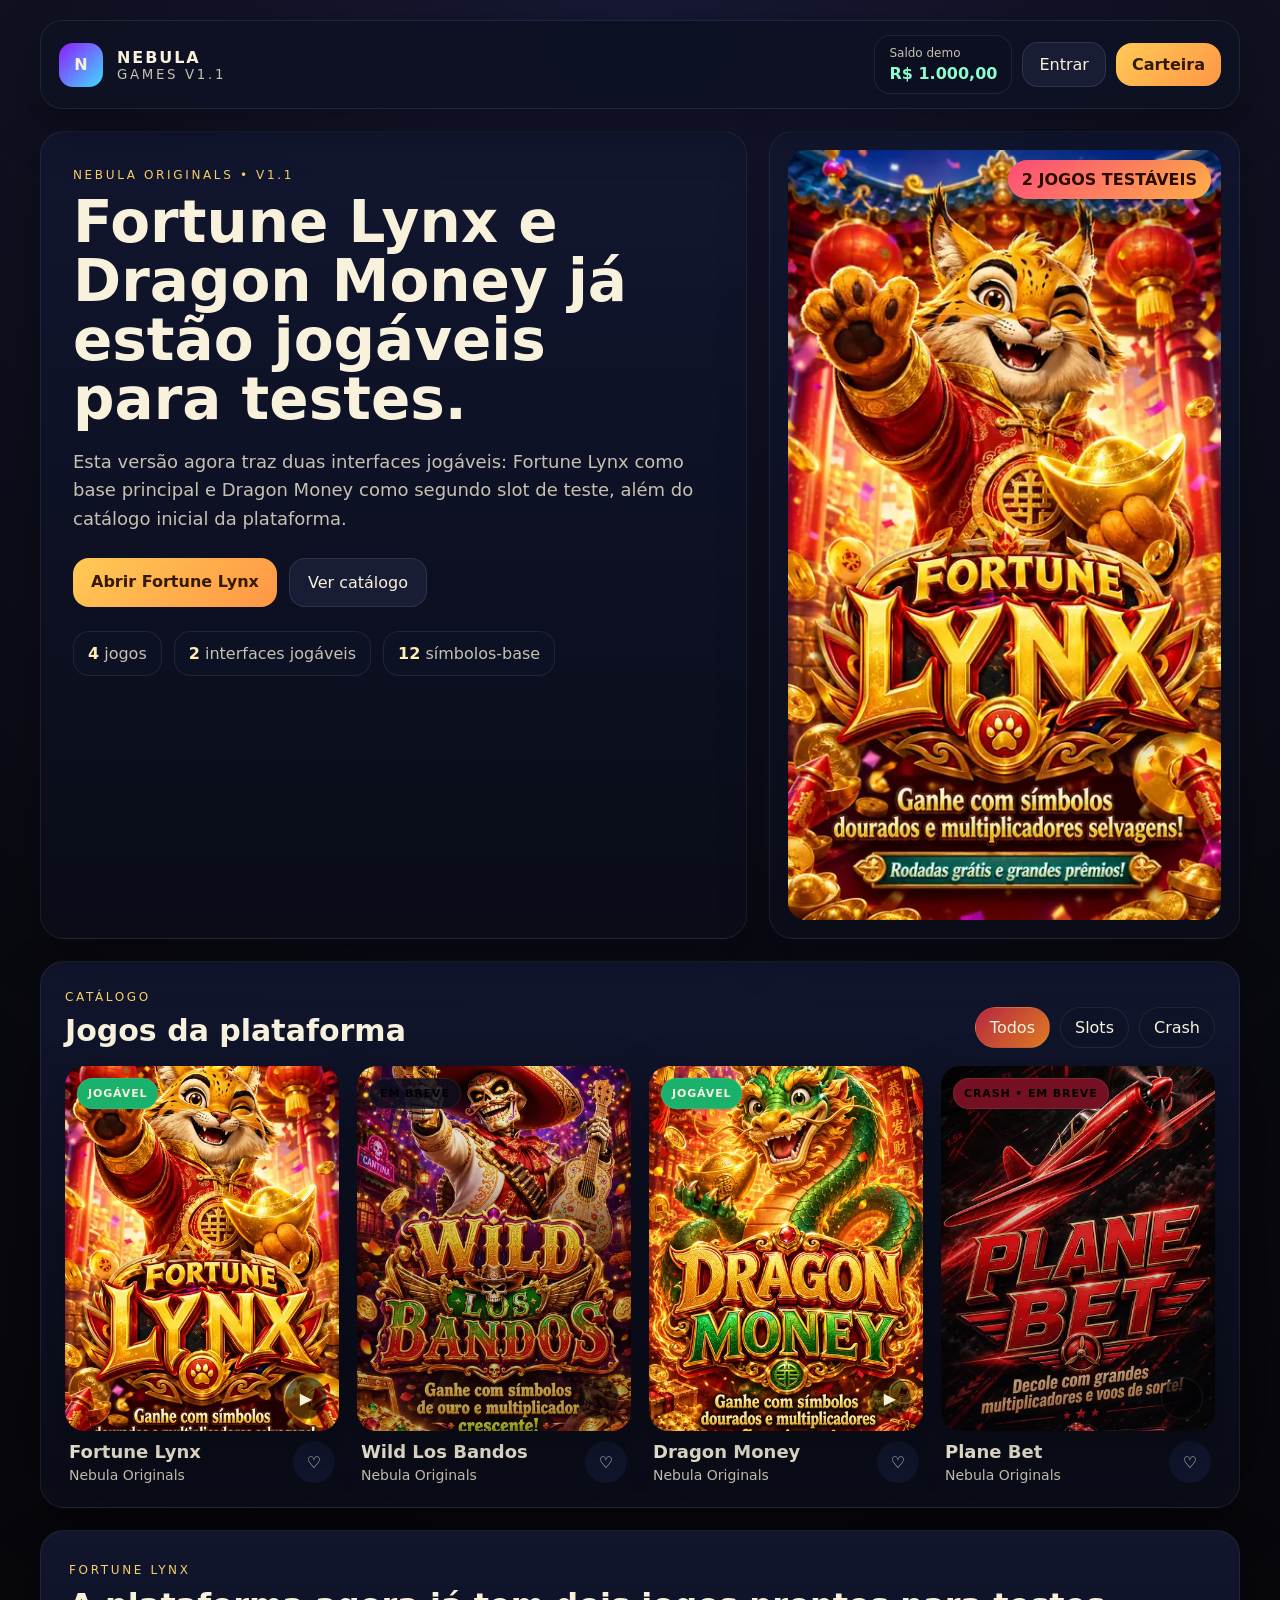
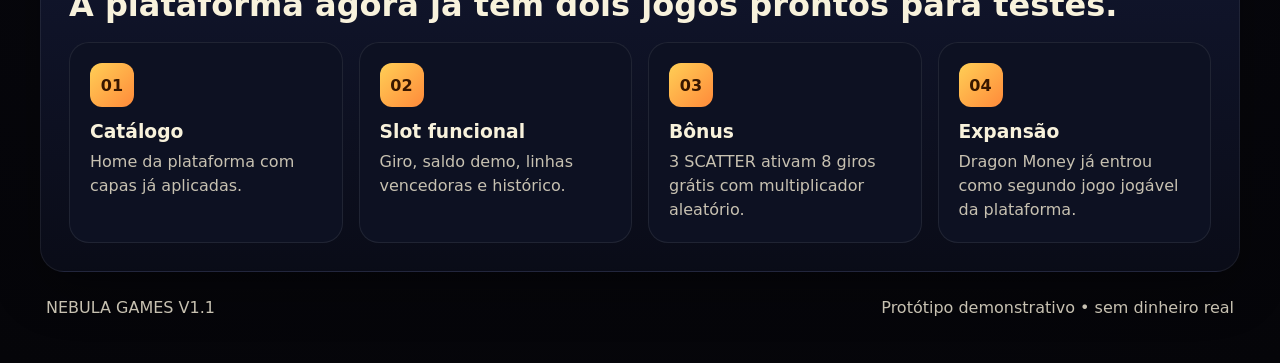
<file: index.html>
<!doctype html>
<html lang="pt-BR">
<head>
  <meta charset="utf-8">
  <meta name="viewport" content="width=device-width,initial-scale=1,viewport-fit=cover">
  <meta name="theme-color" content="#09090f">
  <title>Nebula Games — V1.1</title>
  <link rel="stylesheet" href="css/app.css">
</head>
<body>
  <div class="app-shell">
    <header class="topbar">
      <a class="brand" href="#top" aria-label="Nebula Games">
        <span class="brand-mark">N</span>
        <span><b>NEBULA</b><small>GAMES V1.1</small></span>
      </a>
      <nav class="top-actions">
        <div class="balance-pill"><span>Saldo demo</span><strong id="balanceTop">R$ 1.000,00</strong></div>
        <button class="btn ghost" data-modal="loginModal">Entrar</button>
        <button class="btn primary" data-modal="walletModal">Carteira</button>
      </nav>
    </header>

    <main id="top">
      <section class="hero">
        <div class="hero-copy">
          <span class="eyebrow">NEBULA ORIGINALS • V1.1</span>
          <h1>Fortune Lynx e Dragon Money já estão jogáveis para testes.</h1>
          <p>Esta versão agora traz duas interfaces jogáveis: Fortune Lynx como base principal e Dragon Money como segundo slot de teste, além do catálogo inicial da plataforma.</p>
          <div class="hero-cta">
            <a class="btn primary large" href="games/fortune-lynx/index.html">Abrir Fortune Lynx</a>
            <button class="btn ghost large" id="scrollGames">Ver catálogo</button>
          </div>
          <div class="hero-stats">
            <span><b>4</b> jogos</span>
            <span><b>2</b> interfaces jogáveis</span>
            <span><b>12</b> símbolos-base</span>
          </div>
        </div>
        <div class="hero-art" aria-hidden="true">
          <img src="assets/covers/fortune-lynx.webp" alt="Fortune Lynx">
          <div class="hero-badge">2 JOGOS TESTÁVEIS</div>
        </div>
      </section>

      <section class="catalog" id="games">
        <div class="section-head">
          <div>
            <span class="eyebrow">CATÁLOGO</span>
            <h2>Jogos da plataforma</h2>
          </div>
          <div class="filters" role="tablist">
            <button class="chip active" data-filter="all">Todos</button>
            <button class="chip" data-filter="slot">Slots</button>
            <button class="chip" data-filter="crash">Crash</button>
          </div>
        </div>

        <div class="game-grid">
          <article class="game-card" data-category="slot">
            <a class="cover" href="games/fortune-lynx/index.html">
              <img src="assets/covers/fortune-lynx.webp" alt="Fortune Lynx">
              <span class="tag live">JOGÁVEL</span><span class="play">▶</span>
            </a>
            <div class="game-meta"><div><h3>Fortune Lynx</h3><p>Nebula Originals</p></div><button class="heart" aria-label="Favoritar">♡</button></div>
          </article>

          <article class="game-card" data-category="slot">
            <button class="cover locked" data-coming="Wild Los Bandos">
              <img src="assets/covers/wild-los-bandos.webp" alt="Wild Los Bandos">
              <span class="tag">EM BREVE</span><span class="play">＋</span>
            </button>
            <div class="game-meta"><div><h3>Wild Los Bandos</h3><p>Nebula Originals</p></div><button class="heart" aria-label="Favoritar">♡</button></div>
          </article>

          <article class="game-card" data-category="slot">
            <a class="cover" href="games/dragon-money/index.html">
              <img src="assets/covers/dragon-money.webp" alt="Dragon Money">
              <span class="tag live">JOGÁVEL</span><span class="play">▶</span>
            </a>
            <div class="game-meta"><div><h3>Dragon Money</h3><p>Nebula Originals</p></div><button class="heart" aria-label="Favoritar">♡</button></div>
          </article>

          <article class="game-card" data-category="crash">
            <button class="cover locked" data-coming="Plane Bet">
              <img src="assets/covers/plane-bet.webp" alt="Plane Bet">
              <span class="tag red">CRASH • EM BREVE</span><span class="play">＋</span>
            </button>
            <div class="game-meta"><div><h3>Plane Bet</h3><p>Nebula Originals</p></div><button class="heart" aria-label="Favoritar">♡</button></div>
          </article>
        </div>
      </section>

      <section class="roadmap">
        <span class="eyebrow">FORTUNE LYNX</span>
        <h2>A plataforma agora já tem dois jogos prontos para testes.</h2>
        <div class="roadmap-grid">
          <div><b>01</b><h3>Catálogo</h3><p>Home da plataforma com capas já aplicadas.</p></div>
          <div><b>02</b><h3>Slot funcional</h3><p>Giro, saldo demo, linhas vencedoras e histórico.</p></div>
          <div><b>03</b><h3>Bônus</h3><p>3 SCATTER ativam 8 giros grátis com multiplicador aleatório.</p></div>
          <div><b>04</b><h3>Expansão</h3><p>Dragon Money já entrou como segundo jogo jogável da plataforma.</p></div>
        </div>
      </section>
    </main>

    <footer><span>NEBULA GAMES V1.1</span><span>Protótipo demonstrativo • sem dinheiro real</span></footer>
  </div>

  <div class="modal" id="loginModal" aria-hidden="true"><div class="modal-card"><button class="close">×</button><span class="eyebrow">CONTA DEMO</span><h2>Entrar</h2><label>E-mail<input type="email" placeholder="voce@email.com"></label><label>Senha<input type="password" placeholder="••••••••"></label><button class="btn primary full" id="fakeLogin">Entrar na demonstração</button><p class="fine">Nesta versão os dados não são enviados a servidor.</p></div></div>
  <div class="modal" id="walletModal" aria-hidden="true"><div class="modal-card"><button class="close">×</button><span class="eyebrow">CARTEIRA DEMO</span><h2>Saldo fictício</h2><div class="wallet-balance"><span>Disponível</span><strong id="balanceModal">R$ 1.000,00</strong></div><div class="wallet-actions"><button class="btn primary" data-money="500">+ R$ 500 demo</button><button class="btn ghost" data-money="-250">- R$ 250 demo</button></div><p class="fine">Sem PIX, pagamento ou saque real. Apenas saldo de teste local.</p></div></div>
  <div class="toast" id="toast"></div>
  <script src="js/app.js"></script>
</body>
</html>
</file>
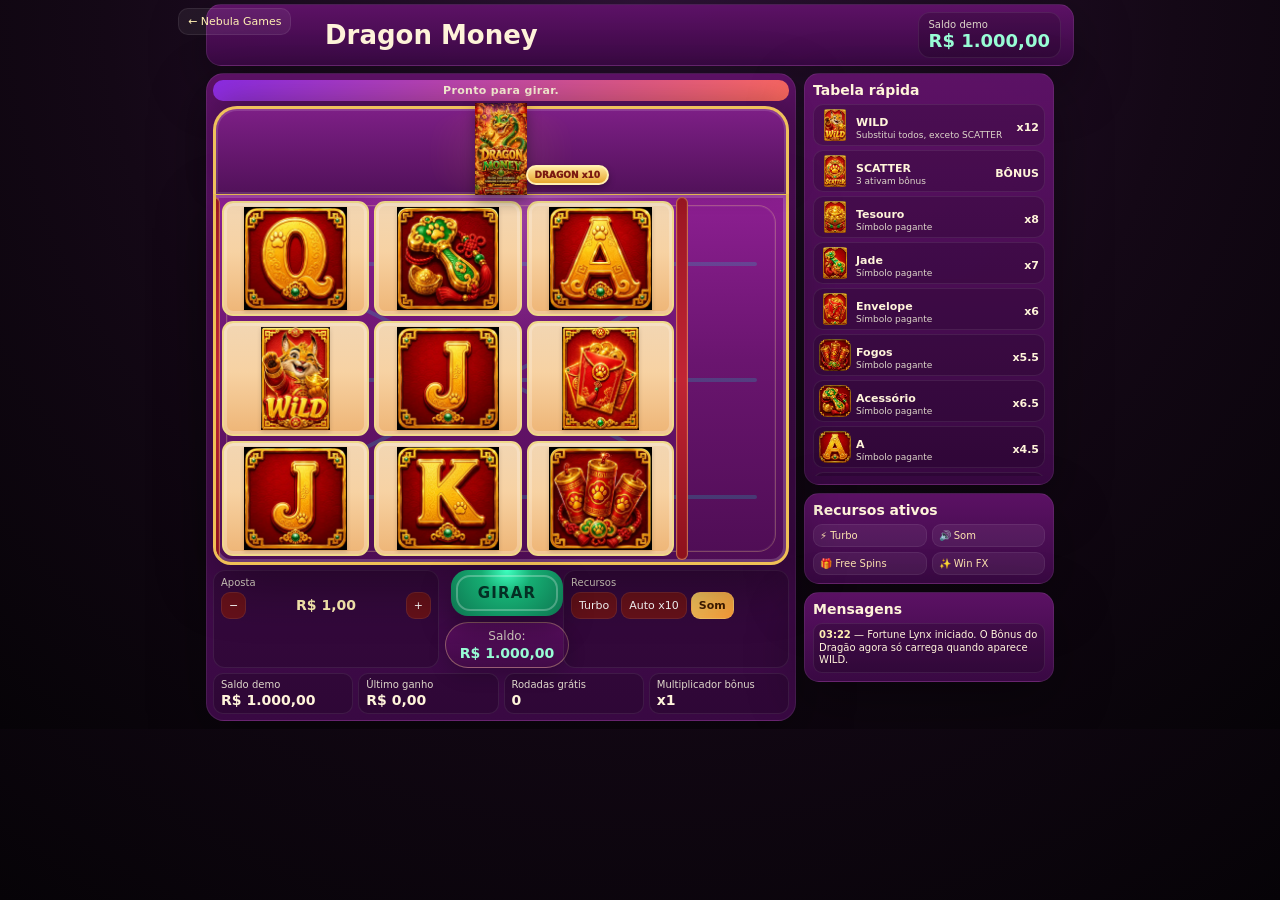
<file: games/dragon-money/index.html>
<!doctype html>
<html lang="pt-BR">
<head>
  <meta charset="utf-8">
  <meta name="viewport" content="width=device-width,initial-scale=1,viewport-fit=cover">
  <meta name="theme-color" content="#7f141f">
  <title>Dragon Money — Nebula Games V1.1</title>
  <link rel="stylesheet" href="style.css">
</head>
<body>
  <div class="game-shell">
    <header class="game-topbar">
      <a class="back-link" href="../../index.html">← Nebula Games</a>
      <div class="game-title-wrap">
        <div>
          <span class="eyebrow">NEBULA ORIGINAL SLOT</span>
          <h1>Dragon Money</h1>
        </div>
        <div class="top-balance"><span>Saldo demo</span><strong id="balanceTop">R$ 1.000,00</strong></div>
      </div>
    </header>

    <main class="game-layout">
      <section class="machine-panel">
        <div class="game-header-card">
          <img class="logo-cover" src="../../assets/covers/dragon-money.webp" alt="Dragon Money capa">
          <div class="title-copy">
            <span class="eyebrow">SLOT 3x3 • SEGUNDO JOGO</span>
            <h2>Dragon Money jogável</h2>
            <p>Versão jogável inicial do Dragon Money, pronta para testes e futura evolução visual própria.</p>
          </div>
        </div>

        <div class="status-banner" id="statusBanner">Pronto para girar.</div>

        <div class="jackpot-strip" aria-label="Painel visual de jackpots">
          <div><span>MINI</span><strong>R$ 25,00</strong></div>
          <div><span>MAJOR</span><strong>R$ 250,00</strong></div>
          <div><span>GRAND</span><strong>R$ 2.500,00</strong></div>
        </div>

        <div class="lynx-stage" id="lynxStage">
          <div class="lynx-energy lynx-energy-hidden" aria-hidden="true">
            <div class="lynx-energy-head"><span>BÔNUS DO DRAGÃO</span><strong id="bonusChargeLabel">0%</strong></div>
            <div class="lynx-energy-track"><i id="bonusChargeFill"></i></div>
          </div>
          <div class="lynx-mascot-wrap">
            <span class="lynx-x10-badge">DRAGON x10</span>
            <img class="lynx-character" id="lynxCharacter" src="../../assets/covers/dragon-money.webp" data-static-src="../../assets/covers/dragon-money.webp" data-gif-src="../../assets/covers/dragon-money.webp" alt="Dragão do Dragon Money">
            <div class="lynx-aura" aria-hidden="true"></div>
            <div class="lynx-pot-drop" id="lynxPotDrop" aria-hidden="true">
              <img src="../../assets/symbols/gold.webp" alt="Pote bônus">
              <strong id="lynxPotValue">+ R$ 0,00</strong>
            </div>
          </div>
        </div>

        <div class="slot-machine" id="slotMachine">
          <div class="paylines" aria-hidden="true">
            <span class="line h1"></span>
            <span class="line h2"></span>
            <span class="line h3"></span>
            <span class="line d1"></span>
            <span class="line d2"></span>
          </div>
          <div class="win-flash" id="winFlash" aria-hidden="true"></div>
          <div class="coin-rain" id="coinRain" aria-hidden="true"></div>
          <div class="grid-frame" id="slotGrid"></div>
        </div>

        <div class="controls">
          <div class="control-card mini">
            <span>Aposta</span>
            <div class="bet-box">
              <button id="betDown">−</button>
              <strong id="betValue">R$ 1,00</strong>
              <button id="betUp">+</button>
            </div>
          </div>

          <div class="spin-stack"><button class="spin-btn" id="spinBtn">GIRAR</button><div class="quick-balance">Saldo: <strong id="balanceQuick">R$ 1.000,00</strong></div></div>

          <div class="control-card mini">
            <span>Recursos</span>
            <div class="feature-toggles">
              <button class="feature active" id="turboBtn">Turbo</button>
              <button class="feature" id="autoBtn">Auto x10</button>
              <button class="feature active" id="soundBtn">Som</button>
            </div>
          </div>
        </div>

        <div class="info-row">
          <div class="info-card"><span>Saldo demo</span><strong id="balanceInline">R$ 1.000,00</strong></div>
          <div class="info-card"><span>Último ganho</span><strong id="lastWin">R$ 0,00</strong></div>
          <div class="info-card"><span>Rodadas grátis</span><strong id="freeSpins">0</strong></div>
          <div class="info-card"><span>Multiplicador bônus</span><strong id="bonusMultiplier">x1</strong></div>
        </div>
      </section>

      <aside class="sidebar">
        <section class="sidebar-card">
          <h3>Tabela rápida</h3>
          <div class="paytable" id="paytable"></div>
        </section>

        <section class="sidebar-card feature-card">
          <h3>Recursos ativos</h3>
          <div class="feature-summary">
            <span>⚡ Turbo</span><span>🔊 Som</span><span>🎁 Free Spins</span><span>✨ Win FX</span>
          </div>
        </section>

        <section class="sidebar-card">
          <h3>Mensagens</h3>
          <div class="history" id="history"></div>
        </section>

        <section class="sidebar-card">
          <h3>Regras base</h3>
          <ul class="rules">
            <li>5 linhas avaliadas: 3 horizontais + 2 diagonais.</li>
            <li>WILD substitui todos os símbolos, exceto SCATTER.</li>
            <li>3 SCATTER ativam 8 rodadas grátis.</li>
            <li>Ao entrar no bônus, o multiplicador total é sorteado em 2x, 3x, 4x ou 5x.</li>
          </ul>
        </section>
      </aside>
    </main>
  </div>

  <div class="loading-screen" id="loadingScreen">
    <img src="../../assets/covers/dragon-money.webp" alt="Dragon Money">
    <div class="loading-card">
      <div class="loading-logo">DRAGON <b>MONEY</b></div>
      <strong>Prepare-se para o poder do dragão</strong>
      <span id="loadingText">Carregando símbolos...</span>
      <div class="loading-bar"><i id="loadingFill"></i></div>
    </div>
  </div>

  <script src="script.js"></script>
</body>
</html>
</file>
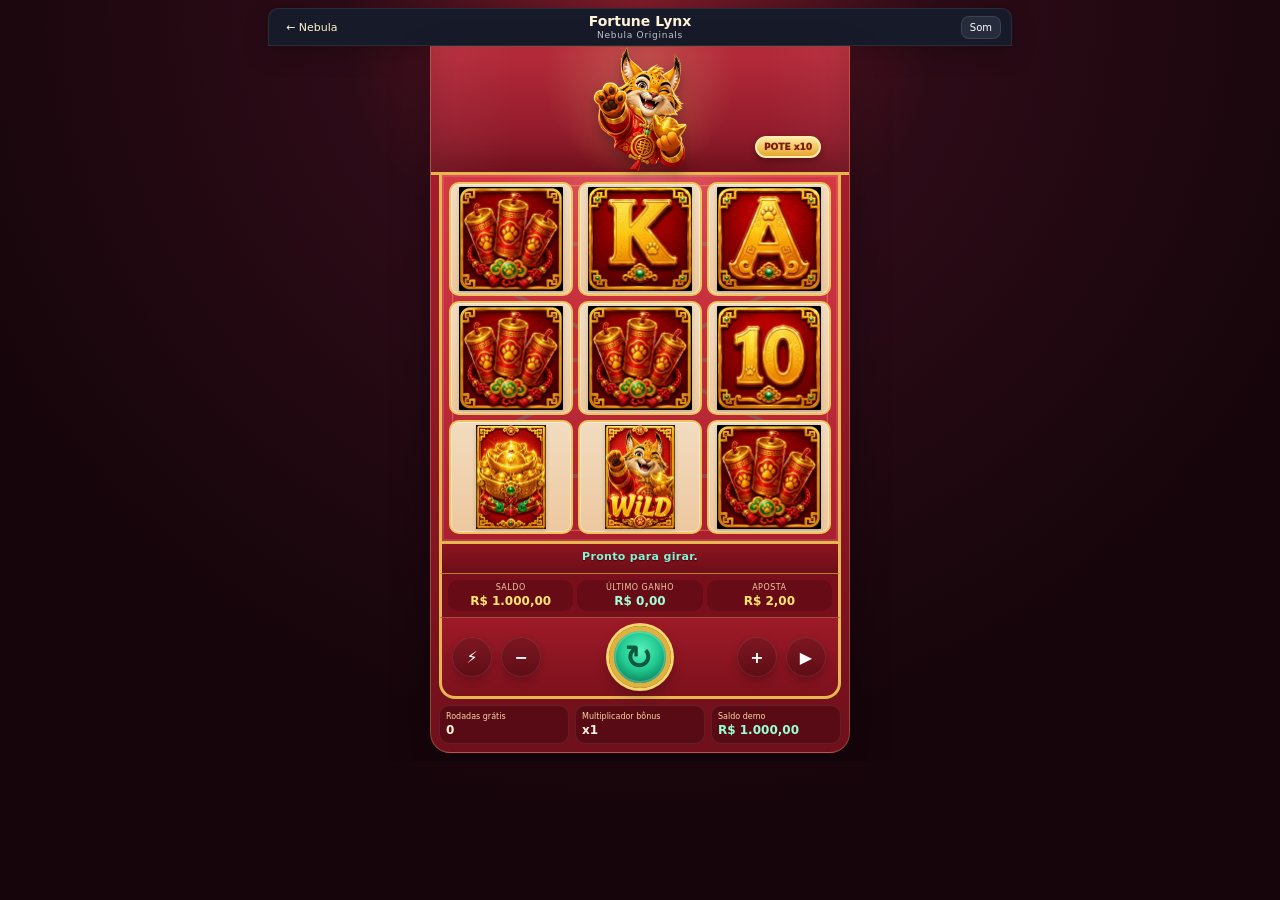
<file: games/fortune-lynx/index.html>
<!doctype html>
<html lang="pt-BR">
<head>
  <meta charset="utf-8">
  <meta name="viewport" content="width=device-width,initial-scale=1,viewport-fit=cover">
  <meta name="theme-color" content="#7f141f">
  <title>Fortune Lynx — Nebula Games V1.1</title>
  <link rel="stylesheet" href="style.css">
</head>
<body>
  <div class="game-shell tiger-layout">
    <header class="compact-gamebar">
      <a class="back-link" href="../../index.html">← Nebula</a>
      <div class="compact-title">
        <strong>Fortune Lynx</strong>
        <span>Nebula Originals</span>
      </div>
      <div class="compact-actions">
        <button class="mini-icon" id="soundBtn" aria-label="Som">Som</button>
      </div>
    </header>

    <main class="game-layout tiger-game-layout">
      <section class="machine-panel tiger-machine-panel">
        <div class="game-header-card hidden-preserved">
          <img class="logo-cover" src="../../assets/covers/fortune-lynx.webp" alt="Fortune Lynx capa">
          <div class="title-copy">
            <span class="eyebrow">SLOT 3x3 • BASE DE TESTE</span>
            <h2>Interface jogável pronta</h2>
            <p>Base preservada para evolução.</p>
          </div>
        </div>

        <div class="jackpot-strip hidden-preserved" aria-label="Painel visual de jackpots">
          <div><span>MINI</span><strong>R$ 25,00</strong></div>
          <div><span>MAJOR</span><strong>R$ 250,00</strong></div>
          <div><span>GRAND</span><strong>R$ 2.500,00</strong></div>
        </div>

        <div class="lynx-stage tiger-lynx-stage" id="lynxStage">
          <div class="lynx-energy lynx-energy-hidden" aria-hidden="true">
            <div class="lynx-energy-head"><span>POTE DO LINCE</span><strong id="bonusChargeLabel">0%</strong></div>
            <div class="lynx-energy-track"><i id="bonusChargeFill"></i></div>
          </div>
          <div class="lynx-mascot-wrap tiger-mascot-wrap">
            <span class="lynx-x10-badge">POTE x10</span>
            <img class="lynx-character" id="lynxCharacter" src="../../assets/characters/lynx-top.webp" data-static-src="../../assets/characters/lynx-top.webp" data-gif-src="../../assets/characters/lynx-bonus.webp" alt="Lince do Fortune Lynx">
            <div class="lynx-aura" aria-hidden="true"></div>
            <div class="lynx-pot-drop" id="lynxPotDrop" aria-hidden="true">
              <img src="../../assets/symbols/gold.webp" alt="Pote bônus">
              <strong id="lynxPotValue">+ R$ 0,00</strong>
            </div>
          </div>
        </div>

        <div class="slot-machine tiger-slot-machine" id="slotMachine">
          <div class="paylines" aria-hidden="true">
            <span class="line h1"></span><span class="line h2"></span><span class="line h3"></span><span class="line d1"></span><span class="line d2"></span>
          </div>
          <div class="win-flash" id="winFlash" aria-hidden="true"></div>
          <div class="coin-rain" id="coinRain" aria-hidden="true"></div>
          <div class="grid-frame tiger-grid" id="slotGrid"></div>
        </div>

        <div class="status-banner tiger-message-strip" id="statusBanner">Pronto para girar.</div>

        <div class="tiger-wallet-strip">
          <div class="wallet-box"><span>Saldo</span><strong id="balanceInline">R$ 1.000,00</strong></div>
          <div class="wallet-box center"><span>Último ganho</span><strong id="lastWin">R$ 0,00</strong></div>
          <div class="wallet-box"><span>Aposta</span><strong id="betValue">R$ 1,00</strong></div>
        </div>

        <div class="controls tiger-controls">
          <button class="round-control" id="turboBtn" aria-label="Turbo">⚡</button>
          <button class="round-control" id="betDown" aria-label="Diminuir aposta">−</button>
          <div class="spin-stack tiger-spin-stack">
            <button class="spin-btn tiger-spin-btn" id="spinBtn" aria-label="Girar">↻</button>
            <div class="quick-balance">Saldo <strong id="balanceQuick">R$ 1.000,00</strong></div>
          </div>
          <button class="round-control" id="betUp" aria-label="Aumentar aposta">+</button>
          <button class="round-control" id="autoBtn" aria-label="Auto x10">▶</button>
        </div>

        <div class="info-row tiger-info-row">
          <div class="info-card"><span>Rodadas grátis</span><strong id="freeSpins">0</strong></div>
          <div class="info-card"><span>Multiplicador bônus</span><strong id="bonusMultiplier">x1</strong></div>
          <div class="info-card desktop-balance-copy"><span>Saldo demo</span><strong id="balanceTop">R$ 1.000,00</strong></div>
        </div>
      </section>


    </main>
  </div>

  <div class="big-win-overlay" id="bigWinOverlay" aria-hidden="true">
    <div class="big-win-burst"></div>
    <div class="big-win-content">
      <span class="big-win-kicker" id="bigWinKicker">GRANDE GANHO</span>
      <strong class="big-win-title" id="bigWinTitle">GRANDE GANHO</strong>
      <div class="big-win-amount" id="bigWinAmount">R$ 0,00</div>
      <span class="big-win-subtitle" id="bigWinSubtitle">Parabéns!</span>
    </div>
  </div>

  <div class="loading-screen" id="loadingScreen">
    <img src="../../assets/covers/fortune-lynx.webp" alt="Fortune Lynx">
    <div class="loading-card">
      <div class="loading-logo">FORTUNE <b>LYNX</b></div>
      <strong>Prepare-se para a fortuna</strong>
      <span id="loadingText">Carregando símbolos...</span>
      <div class="loading-bar"><i id="loadingFill"></i></div>
    </div>
  </div>

  <script src="script.js"></script>
</body>
</html>
</file>
<file: css/app.css>
:root{
  --bg:#080913;
  --panel:#101325;
  --panel-2:#151935;
  --text:#f8f2dc;
  --muted:#c7c1b1;
  --gold:#f6cf67;
  --gold-2:#ffedb1;
  --red:#c41f34;
  --red-2:#8d1426;
  --green:#1fc98f;
  --shadow:0 18px 50px rgba(0,0,0,.32);
  --radius:24px;
}
*{box-sizing:border-box}
html,body{margin:0;padding:0;background:radial-gradient(circle at top,#171834 0,#090910 55%,#050509 100%);color:var(--text);font-family:Inter,system-ui,-apple-system,Segoe UI,Roboto,Arial,sans-serif}
a{text-decoration:none;color:inherit}
button,input{font:inherit}
img{display:block;max-width:100%}
.app-shell{width:min(1240px,100%);margin:0 auto;padding:20px}
.topbar{display:flex;align-items:center;justify-content:space-between;gap:20px;padding:14px 18px;background:rgba(14,18,35,.92);backdrop-filter:blur(8px);border:1px solid rgba(255,255,255,.08);border-radius:22px;position:sticky;top:14px;z-index:20;box-shadow:var(--shadow)}
.brand{display:flex;align-items:center;gap:14px}
.brand-mark{width:44px;height:44px;border-radius:14px;display:grid;place-items:center;background:linear-gradient(135deg,#8e1dff,#3fdbff);font-weight:900}
.brand b{display:block;letter-spacing:.12em}.brand small{display:block;color:var(--muted);letter-spacing:.2em}
.top-actions{display:flex;align-items:center;gap:10px;flex-wrap:wrap;justify-content:flex-end}
.balance-pill{display:flex;flex-direction:column;gap:4px;padding:10px 14px;border-radius:16px;background:#0b0f20;border:1px solid rgba(255,255,255,.08)}
.balance-pill span{font-size:12px;color:var(--muted)}
.balance-pill strong{font-size:16px;color:#8afecf}
.btn{border:none;border-radius:16px;padding:12px 16px;cursor:pointer;transition:.2s transform,.2s opacity,.2s background;color:var(--text)}
.btn:hover{transform:translateY(-1px)}
.btn.primary{background:linear-gradient(135deg,#ffca55,#ff9645);color:#351900;font-weight:800}
.btn.ghost{background:#181d35;border:1px solid rgba(255,255,255,.1)}
.btn.large{padding:14px 18px}.btn.full{width:100%}
.hero{margin-top:22px;display:grid;grid-template-columns:1.2fr .8fr;gap:22px;align-items:stretch}
.hero-copy,.hero-art,.roadmap,.catalog{background:linear-gradient(180deg,rgba(18,23,48,.95),rgba(10,12,24,.98));border:1px solid rgba(255,255,255,.07);border-radius:var(--radius);box-shadow:var(--shadow)}
.hero-copy{padding:32px}.eyebrow{display:inline-block;font-size:12px;letter-spacing:.22em;color:var(--gold)}
.hero-copy h1{font-size:clamp(34px,5vw,58px);line-height:1.02;margin:10px 0 12px}
.hero-copy p{max-width:680px;color:var(--muted);font-size:18px;line-height:1.6}
.hero-cta{display:flex;gap:12px;flex-wrap:wrap;margin:24px 0}
.hero-stats{display:flex;gap:12px;flex-wrap:wrap}.hero-stats span{padding:12px 14px;border-radius:16px;background:#0d1124;border:1px solid rgba(255,255,255,.08);color:var(--muted)}.hero-stats b{color:var(--gold-2)}
.hero-art{position:relative;overflow:hidden;display:flex;align-items:center;justify-content:center;padding:18px}
.hero-art img{width:100%;height:100%;object-fit:cover;border-radius:18px}
.hero-badge{position:absolute;top:28px;right:28px;background:linear-gradient(135deg,#ff4e7a,#ffae46);color:#2a0d00;font-weight:900;padding:10px 14px;border-radius:999px;box-shadow:var(--shadow)}
.catalog{margin-top:22px;padding:24px}.section-head{display:flex;justify-content:space-between;gap:16px;align-items:end;flex-wrap:wrap;margin-bottom:18px}.section-head h2{margin:8px 0 0;font-size:30px}
.filters{display:flex;gap:10px;flex-wrap:wrap}.chip{padding:10px 14px;border-radius:999px;border:1px solid rgba(255,255,255,.08);background:#0e1328;color:var(--text);cursor:pointer}.chip.active{background:linear-gradient(135deg,#b72640,#df7d22)}
.game-grid{display:grid;grid-template-columns:repeat(4,minmax(0,1fr));gap:18px}
.game-card{display:flex;flex-direction:column;gap:10px}.cover{position:relative;overflow:hidden;border:none;background:#0b0e1d;border-radius:20px;padding:0;cursor:pointer;display:block;box-shadow:var(--shadow)}
.cover img{width:100%;aspect-ratio:3/4;object-fit:cover;transition:.3s transform}.cover:hover img{transform:scale(1.03)}
.cover.locked::after{content:"";position:absolute;inset:0;background:linear-gradient(to top,rgba(10,10,18,.3),rgba(10,10,18,.05))}
.tag{position:absolute;top:12px;left:12px;padding:8px 10px;border-radius:999px;background:rgba(13,15,30,.85);border:1px solid rgba(255,255,255,.08);font-size:11px;font-weight:800;letter-spacing:.08em}.tag.live{background:#19b16c}.tag.red{background:#7c1124}
.play{position:absolute;right:12px;bottom:12px;width:42px;height:42px;border-radius:50%;display:grid;place-items:center;background:rgba(0,0,0,.56);border:1px solid rgba(255,255,255,.1)}
.game-meta{display:flex;justify-content:space-between;align-items:center;gap:10px;padding:0 4px}.game-meta h3{margin:0;font-size:18px}.game-meta p{margin:5px 0 0;color:var(--muted);font-size:14px}.heart{border:none;background:#11162d;color:#fff;width:42px;height:42px;border-radius:50%;cursor:pointer}
.roadmap{margin-top:22px;padding:28px}.roadmap h2{margin:8px 0 0;font-size:32px}.roadmap-grid{margin-top:18px;display:grid;grid-template-columns:repeat(4,1fr);gap:16px}.roadmap-grid div{background:#0d1122;border:1px solid rgba(255,255,255,.08);padding:20px;border-radius:20px}.roadmap-grid b{display:inline-grid;place-items:center;width:44px;height:44px;border-radius:12px;background:linear-gradient(135deg,#ffcf56,#ff8a3a);color:#381700}.roadmap-grid h3{margin:14px 0 8px}.roadmap-grid p{margin:0;color:var(--muted);line-height:1.5}
footer{display:flex;justify-content:space-between;gap:10px;flex-wrap:wrap;color:var(--muted);padding:26px 6px}
.modal{position:fixed;inset:0;background:rgba(0,0,0,.55);display:none;align-items:center;justify-content:center;padding:18px;z-index:60}.modal.open{display:flex}.modal-card{width:min(430px,100%);padding:24px;background:#0e1224;border:1px solid rgba(255,255,255,.08);border-radius:24px;box-shadow:var(--shadow);position:relative}.modal-card h2{margin:8px 0 18px}.modal-card label{display:block;margin:14px 0;color:var(--muted)}.modal-card input{width:100%;margin-top:6px;border:none;border-radius:14px;background:#0a0e1c;color:var(--text);padding:14px}.close{position:absolute;top:14px;right:14px;width:34px;height:34px;border-radius:50%;border:none;background:#171d34;color:#fff;cursor:pointer}.wallet-balance{padding:16px;border-radius:18px;background:#0a0e1c;border:1px solid rgba(255,255,255,.08)}.wallet-balance strong{display:block;margin-top:4px;font-size:28px;color:#8afecf}.wallet-actions{display:flex;gap:12px;margin:16px 0;flex-wrap:wrap}.fine{color:var(--muted);font-size:13px;line-height:1.5}
.toast{position:fixed;left:50%;bottom:22px;transform:translateX(-50%) translateY(20px);background:#10162d;border:1px solid rgba(255,255,255,.08);padding:14px 16px;border-radius:16px;opacity:0;pointer-events:none;transition:.25s;z-index:80}.toast.show{opacity:1;transform:translateX(-50%) translateY(0)}
@media (max-width:1000px){.hero{grid-template-columns:1fr}.game-grid{grid-template-columns:repeat(2,minmax(0,1fr))}.roadmap-grid{grid-template-columns:repeat(2,1fr)}}
@media (max-width:640px){.app-shell{padding:12px}.topbar{padding:12px}.hero-copy{padding:22px}.hero-copy p{font-size:16px}.game-grid{grid-template-columns:1fr 1fr;gap:14px}.roadmap-grid{grid-template-columns:1fr}.section-head h2,.roadmap h2{font-size:24px}.top-actions{width:100%}.balance-pill{flex:1}.btn{padding:12px 14px}}
</file>
<file: games/dragon-money/style.css>
:root{
  --bg:#1b0810;
  --bg-2:#2c0b17;
  --panel:#67141b;
  --panel-2:#8d1b23;
  --gold:#eec35f;
  --gold-2:#ffedaf;
  --green:#2ad7a6;
  --ink:#fff4da;
  --muted:#f8d6a5;
  --shadow:0 18px 55px rgba(0,0,0,.35);
}
*{box-sizing:border-box}
html,body{margin:0;padding:0;background:radial-gradient(circle at top,#7e1b29 0,#2c0b17 30%,#16050b 75%);color:var(--ink);font-family:Inter,system-ui,-apple-system,Segoe UI,Roboto,Arial,sans-serif}
img{display:block;max-width:100%}button{font:inherit}
.game-shell{width:min(1160px,100%);margin:0 auto;padding:12px}
.game-topbar{display:flex;flex-direction:column;gap:12px}.back-link{display:inline-flex;align-items:center;gap:10px;color:var(--gold-2);text-decoration:none;background:rgba(255,255,255,.06);padding:10px 14px;border-radius:14px;border:1px solid rgba(255,255,255,.08)}
.game-title-wrap{display:flex;justify-content:space-between;gap:12px;align-items:flex-end;flex-wrap:wrap;padding:14px 16px;border-radius:20px;background:linear-gradient(180deg,rgba(123,24,34,.95),rgba(91,16,24,.95));border:1px solid rgba(255,255,255,.09);box-shadow:var(--shadow)}
.game-title-wrap h1{margin:4px 0 0;font-size:clamp(30px,4vw,44px)}.eyebrow{font-size:11px;color:var(--gold-2);letter-spacing:.18em}.top-balance{padding:12px 14px;border-radius:16px;background:rgba(0,0,0,.18);border:1px solid rgba(255,255,255,.08)}.top-balance span{display:block;color:var(--muted);font-size:12px}.top-balance strong{display:block;color:#9affd7;font-size:24px}
.game-layout{margin-top:12px;display:grid;grid-template-columns:minmax(0,1fr) 290px;gap:12px}
.machine-panel,.sidebar-card{background:linear-gradient(180deg,rgba(153,31,43,.95),rgba(102,18,27,.98));border:1px solid rgba(255,255,255,.08);border-radius:28px;box-shadow:var(--shadow)}
.machine-panel{padding:12px}.game-header-card{display:grid;grid-template-columns:110px 1fr;gap:12px;align-items:center;background:rgba(0,0,0,.14);border:1px solid rgba(255,255,255,.06);border-radius:18px;padding:10px}.logo-cover{border-radius:14px;aspect-ratio:3/4;object-fit:cover}.title-copy h2{margin:6px 0 6px;font-size:24px}.title-copy p{margin:0;color:var(--muted);line-height:1.4;font-size:14px}
.status-banner{margin:10px 0 10px;padding:10px 12px;text-align:center;border-radius:14px;background:linear-gradient(135deg,#0b6e58,#17a26f);font-weight:800;letter-spacing:.03em}
.slot-machine{position:relative;padding:10px;border-radius:22px;background:linear-gradient(180deg,#cb313f,#8c1723);border:4px solid #f0c056;box-shadow:inset 0 0 0 3px rgba(255,255,255,.18), var(--shadow);overflow:hidden}
.slot-machine::before{content:"";position:absolute;inset:0;background:radial-gradient(circle at top,rgba(255,255,255,.18),transparent 32%);pointer-events:none}
.paylines{position:absolute;inset:10px;border-radius:20px;pointer-events:none;opacity:.35}.line{position:absolute;background:rgba(0,255,225,.5)}.h1,.h2,.h3{left:4%;right:4%;height:4px;border-radius:999px}.h1{top:17%}.h2{top:50%}.h3{top:83%}.d1,.d2{width:4px;top:5%;bottom:5%;left:50%;transform-origin:center}.d1{transform:translateX(-50%) rotate(63deg)}.d2{transform:translateX(-50%) rotate(-63deg)}
.grid-frame{position:relative;display:grid;grid-template-columns:repeat(3,1fr);gap:8px;z-index:1}.symbol-cell{aspect-ratio:1/1;background:linear-gradient(180deg,#ffe3bf,#f7c992 55%,#f0b473);border-radius:16px;border:3px solid #f0d88b;box-shadow:inset 0 0 0 3px rgba(255,255,255,.22);padding:4px;display:flex;align-items:center;justify-content:center;overflow:hidden}.symbol-cell.highlight{outline:4px solid #75ffe3;box-shadow:0 0 0 4px rgba(33,255,214,.35), inset 0 0 0 3px rgba(255,255,255,.22)}
.symbol-cell img{width:100%;height:100%;object-fit:cover;border-radius:12px}.controls{display:grid;grid-template-columns:1fr auto 1fr;gap:8px;align-items:center;margin-top:10px}.control-card{background:rgba(0,0,0,.18);border:1px solid rgba(255,255,255,.08);border-radius:16px;padding:10px}.control-card span{display:block;color:var(--muted);font-size:13px;margin-bottom:8px}.bet-box{display:flex;align-items:center;justify-content:space-between;gap:8px}.bet-box button,.feature{border:none;background:#65111a;color:#fff;border-radius:14px;padding:10px 14px;cursor:pointer;border:1px solid rgba(255,255,255,.08)}.bet-box strong{font-size:20px;color:var(--gold-2)}
.spin-btn{height:66px;min-width:140px;border:none;border-radius:28px;background:radial-gradient(circle at top,#3effbf 0,#16ae73 35%,#0d744f 100%);color:#042f24;font-weight:900;letter-spacing:.08em;font-size:20px;box-shadow:0 12px 30px rgba(0,0,0,.34);cursor:pointer}.spin-btn:disabled{opacity:.6;cursor:not-allowed}
.feature-toggles{display:flex;gap:8px;flex-wrap:wrap}.feature.active{background:linear-gradient(135deg,#eec35f,#f89b37);color:#3f1b00;font-weight:800}
.info-row{margin-top:10px;display:grid;grid-template-columns:repeat(3,1fr);gap:8px}.info-card{background:rgba(0,0,0,.18);border:1px solid rgba(255,255,255,.08);border-radius:16px;padding:10px}.info-card span{display:block;font-size:13px;color:var(--muted)}.info-card strong{display:block;margin-top:4px;font-size:22px}
.sidebar{display:flex;flex-direction:column;gap:18px}.sidebar-card{padding:14px}.sidebar-card h3{margin:0 0 10px;font-size:18px}.paytable{display:grid;gap:10px}.pay-row{display:grid;grid-template-columns:48px 1fr auto;align-items:center;gap:10px;background:rgba(0,0,0,.16);border:1px solid rgba(255,255,255,.08);padding:10px;border-radius:18px}.pay-row img{width:48px;height:48px;border-radius:14px;object-fit:cover}.pay-row small{display:block;color:var(--muted)}
.history{display:grid;gap:10px;max-height:270px;overflow:auto}.history-item{background:rgba(0,0,0,.18);border:1px solid rgba(255,255,255,.08);padding:12px;border-radius:16px;font-size:14px;line-height:1.5}.history-item b{color:var(--gold-2)}
.rules{margin:0;padding-left:18px;color:var(--muted);line-height:1.7}
.loading-screen{position:fixed;inset:0;background:radial-gradient(circle at top,#8e1a28 0,#300711 48%,#120308 100%);display:grid;place-items:center;gap:14px;z-index:100;padding:20px;transition:.35s opacity,.35s visibility}.loading-screen.hide{opacity:0;visibility:hidden}.loading-screen img{width:min(240px,52vw);border-radius:24px;box-shadow:var(--shadow)}.loading-card{display:grid;gap:8px;text-align:center}.loading-card strong{font-size:32px}.loading-card span{color:var(--muted)}.loading-bar{width:min(320px,86vw);height:14px;border-radius:999px;background:rgba(255,255,255,.12);overflow:hidden;border:1px solid rgba(255,255,255,.08)}.loading-bar i{display:block;height:100%;width:0;background:linear-gradient(90deg,#ffd26b,#22dba1)}
@media (max-width:1100px){.game-layout{grid-template-columns:1fr}.sidebar{order:2}.game-header-card{grid-template-columns:120px 1fr}.machine-panel > *{max-width:none}}
@media (max-width:720px){.game-shell{padding:10px}.game-title-wrap{padding:14px}.game-header-card{grid-template-columns:1fr}.logo-cover{width:140px;max-height:none}.controls{grid-template-columns:1fr}.spin-btn{width:100%}.info-row{grid-template-columns:1fr}.grid-frame{gap:8px}.slot-machine{padding:12px}.paylines{inset:12px}.lynx-character-wrap{min-height:140px}.lynx-character{width:min(220px,62vw);max-height:180px}.lynx-pot-drop img{width:74px;height:74px}}
@media (max-height:900px) and (min-width:1101px){.game-shell{padding:10px}.game-title-wrap{padding:12px 14px}.game-title-wrap h1{font-size:34px}.top-balance strong{font-size:20px}.game-header-card{grid-template-columns:92px 1fr;padding:8px}.logo-cover{width:92px;max-height:120px}.title-copy h2{font-size:18px}.title-copy p{font-size:13px}.status-banner{padding:8px 12px}.lynx-stage{padding:8px 10px 0}.lynx-character-wrap{min-height:135px}.lynx-character{width:190px;max-height:150px}.slot-machine{padding:10px}.grid-frame{gap:6px}.symbol-cell{padding:6px;border-radius:14px}.controls{gap:8px}.spin-btn{height:64px;min-width:132px;font-size:18px}.info-card strong{font-size:20px}.sidebar-card{padding:12px}.pay-row{grid-template-columns:40px 1fr auto;padding:7px}.pay-row img{width:40px;height:40px}.history{max-height:170px}}

/* V1.1 visual polish */
.jackpot-strip{display:grid;grid-template-columns:repeat(3,1fr);gap:10px;margin:0 0 14px}.jackpot-strip div{position:relative;overflow:hidden;text-align:center;padding:12px 10px;border-radius:18px;background:linear-gradient(180deg,#4b0810,#24050a);border:1px solid rgba(255,222,121,.28);box-shadow:inset 0 0 18px rgba(255,197,77,.08)}.jackpot-strip div::after{content:"";position:absolute;inset:-60% auto auto -30%;width:50%;height:220%;transform:rotate(22deg);background:linear-gradient(90deg,transparent,rgba(255,255,255,.16),transparent);animation:shine 4s linear infinite}.jackpot-strip span{display:block;font-size:11px;letter-spacing:.18em;color:#ffdca0}.jackpot-strip strong{display:block;margin-top:3px;font-size:20px;color:#fff0a7;text-shadow:0 0 18px rgba(255,201,80,.35)}
@keyframes shine{to{left:130%}}
.win-flash{position:absolute;inset:0;z-index:3;pointer-events:none;border-radius:24px;opacity:0;background:radial-gradient(circle,rgba(255,240,120,.48),rgba(255,170,30,.1) 45%,transparent 70%)}.win-flash.show{animation:winFlash .9s ease-out}@keyframes winFlash{0%{opacity:0}20%{opacity:1}100%{opacity:0}}
.coin-rain{position:absolute;inset:0;z-index:5;pointer-events:none;overflow:hidden}.coin{position:absolute;top:-40px;width:20px;height:20px;border-radius:50%;background:radial-gradient(circle at 35% 30%,#fff7b7 0 10%,#ffd65a 28%,#c27a0b 75%);border:2px solid #ffe37d;box-shadow:0 0 10px rgba(255,203,62,.6);animation:coinFall var(--dur) linear forwards}.coin::after{content:"✦";display:grid;place-items:center;width:100%;height:100%;font-size:10px;color:#8b4c00}@keyframes coinFall{to{transform:translateY(760px) rotate(720deg);opacity:.1}}
.symbol-cell{transition:transform .18s ease,filter .18s ease,box-shadow .18s ease}.symbol-cell.highlight{animation:winPulse .75s ease-in-out 2;filter:saturate(1.15) brightness(1.08)}@keyframes winPulse{50%{transform:scale(1.055);box-shadow:0 0 0 4px rgba(33,255,214,.35),0 0 28px rgba(255,220,103,.72)}}
.spin-btn{position:relative;overflow:hidden}.spin-btn::before{content:"";position:absolute;inset:8px;border-radius:20px;border:2px solid rgba(255,255,255,.26)}.spin-btn:hover{filter:brightness(1.08)}
.feature-card{background:linear-gradient(180deg,rgba(71,16,24,.98),rgba(54,10,16,.98))}.feature-summary{display:grid;grid-template-columns:1fr 1fr;gap:10px}.feature-summary span{padding:11px 12px;border-radius:14px;background:rgba(255,255,255,.06);border:1px solid rgba(255,255,255,.07);font-size:13px;color:#ffe5b1}
.loading-screen{background:radial-gradient(circle at 50% 18%,rgba(255,196,80,.18),transparent 20%),radial-gradient(circle at top,#8e1a28 0,#300711 48%,#120308 100%)}.loading-screen::before,.loading-screen::after{content:"";position:absolute;width:220px;height:220px;border-radius:50%;border:1px solid rgba(255,220,130,.12);box-shadow:0 0 0 18px rgba(255,220,130,.025),0 0 0 36px rgba(255,220,130,.018)}.loading-screen::before{left:-70px;top:12%}.loading-screen::after{right:-70px;bottom:12%}.loading-screen img{width:min(260px,58vw);filter:saturate(1.08) contrast(1.04);border:2px solid rgba(255,225,135,.35)}.loading-logo{font-size:clamp(28px,6vw,48px);font-weight:900;letter-spacing:.03em;color:#ffd966;text-shadow:0 3px 0 #7c1b15,0 0 20px rgba(255,210,91,.28)}.loading-logo b{color:#6affbe}.loading-card strong{font-size:18px}.loading-bar{box-shadow:inset 0 0 12px rgba(0,0,0,.32)}.loading-bar i{box-shadow:0 0 18px rgba(34,219,161,.5)}
@media(max-width:720px){.jackpot-strip strong{font-size:16px}.feature-summary{grid-template-columns:1fr 1fr}}

@media (min-width:1101px) and (max-height:900px){
  .game-title-wrap{padding:12px 16px}.game-title-wrap h1{font-size:34px}.top-balance{padding:10px 14px}.top-balance strong{font-size:24px}
  .game-header-card{grid-template-columns:86px 1fr}.title-copy h2{font-size:21px}.title-copy p{font-size:13px}
  .symbol-cell{aspect-ratio:1/0.94}.spin-btn{height:58px}.sidebar-card{padding:12px}.paytable{gap:6px}.pay-row{padding:7px}.rules{font-size:13px;line-height:1.5}
}


/* Fortune Lynx compact desktop + mascot bonus V1.1 */
.lynx-stage{position:relative;margin:0 auto -4px;max-width:620px;height:112px;border:3px solid #efc15c;border-bottom:0;border-radius:24px 24px 0 0;background:linear-gradient(180deg,#b42d37 0,#7c151f 100%);box-shadow:inset 0 0 0 2px rgba(255,255,255,.13),0 -8px 28px rgba(0,0,0,.24);overflow:visible;z-index:4}
.lynx-energy{position:absolute;left:14px;right:14px;top:8px;z-index:7}.lynx-energy-head{display:flex;justify-content:space-between;align-items:center;font-size:10px;font-weight:900;letter-spacing:.1em;color:#ffe69d;text-shadow:0 1px 2px #5a100d}.lynx-energy-head strong{font-size:11px}.lynx-energy-track{height:8px;margin-top:4px;border-radius:999px;background:#471018;border:1px solid rgba(255,232,170,.3);overflow:hidden;box-shadow:inset 0 2px 5px rgba(0,0,0,.4)}.lynx-energy-track i{display:block;width:0;height:100%;border-radius:inherit;background:linear-gradient(90deg,#16c982,#7effc4 52%,#ffe56c);box-shadow:0 0 13px #80ffd0;transition:width .35s ease}
.lynx-mascot-wrap{position:absolute;left:50%;bottom:-3px;width:255px;height:98px;transform:translateX(-50%);display:flex;align-items:flex-end;justify-content:center;z-index:5}.lynx-character{position:relative;z-index:4;width:170px;height:105px;object-fit:contain;object-position:center bottom;filter:drop-shadow(0 6px 7px rgba(0,0,0,.38));transform-origin:50% 85%}.lynx-aura{position:absolute;z-index:1;width:190px;height:85px;bottom:0;border-radius:50%;background:radial-gradient(circle,rgba(255,232,120,.38),rgba(255,177,38,.15) 45%,transparent 72%);opacity:.22;filter:blur(3px)}.lynx-x10-badge{position:absolute;right:2px;bottom:13px;z-index:6;background:linear-gradient(#ffe89e,#e8a62e);color:#7b1a11;border:2px solid #fff0b1;border-radius:999px;padding:4px 8px;font-size:10px;font-weight:1000;box-shadow:0 3px 7px rgba(0,0,0,.3)}
.lynx-stage.charged .lynx-character{animation:lynxReady .62s ease-in-out infinite alternate;filter:drop-shadow(0 0 7px #fff6c1) drop-shadow(0 0 18px #ffc94e)}.lynx-stage.charged .lynx-aura{opacity:1;animation:auraReady .75s ease-in-out infinite alternate}.lynx-stage.charged .lynx-energy-track i{box-shadow:0 0 16px #fff18e,0 0 28px #ffc432}.lynx-stage.bonus-release{animation:stageBurst 1.25s ease-out}.lynx-stage.bonus-release .lynx-character{animation:lynxRelease 1.15s cubic-bezier(.22,.8,.24,1)}.lynx-stage.bonus-release .lynx-aura{opacity:1;animation:auraBurst 1.05s ease-out}
.lynx-pot-drop{position:absolute;z-index:20;left:50%;top:35px;width:100px;display:grid;justify-items:center;gap:2px;opacity:0;transform:translate(-50%,-25px) scale(.3) rotate(-18deg);pointer-events:none}.lynx-pot-drop img{width:72px;height:72px;object-fit:contain;border-radius:50%;filter:drop-shadow(0 0 9px #ffe36d) drop-shadow(0 7px 7px rgba(0,0,0,.35))}.lynx-pot-drop strong{white-space:nowrap;color:#6d170c;background:linear-gradient(#fff0a6,#f2b339);border:2px solid #fff3bb;padding:4px 8px;border-radius:999px;font-size:12px;box-shadow:0 5px 14px rgba(0,0,0,.28)}.lynx-pot-drop.show{animation:potTigerDrop 1.4s cubic-bezier(.16,.75,.22,1) forwards}
.slot-machine.lynx-impact{animation:slotImpact .48s ease-out}.slot-machine.lynx-impact::after{content:"";position:absolute;inset:0;z-index:9;pointer-events:none;background:radial-gradient(circle at 50% 22%,rgba(255,243,152,.85),rgba(255,196,49,.28) 28%,transparent 67%);animation:impactFlash .7s ease-out forwards}
@keyframes lynxReady{from{transform:translateY(0) scale(1)}to{transform:translateY(-3px) scale(1.045)}}
@keyframes auraReady{from{transform:scale(.88);opacity:.55}to{transform:scale(1.15);opacity:1}}
@keyframes stageBurst{0%,100%{filter:none}20%{filter:brightness(1.5)}40%{filter:brightness(1.15)}}
@keyframes lynxRelease{0%{transform:scale(1)}18%{transform:scale(1.08) translateY(-4px)}34%{transform:scale(.98) translateY(2px)}52%{transform:scale(1.12) translateY(-7px)}100%{transform:scale(1)}}
@keyframes auraBurst{0%{transform:scale(.7);opacity:.2}38%{transform:scale(1.55);opacity:1}100%{transform:scale(2);opacity:0}}
@keyframes potTigerDrop{0%{opacity:0;transform:translate(-50%,-30px) scale(.28) rotate(-24deg)}14%{opacity:1}40%{transform:translate(-50%,60px) scale(.82) rotate(14deg)}65%{transform:translate(-50%,155px) scale(1.06) rotate(-6deg)}78%{transform:translate(-50%,170px) scale(.95) rotate(0)}100%{opacity:0;transform:translate(-50%,200px) scale(.72) rotate(8deg)}}
@keyframes slotImpact{0%,100%{transform:translateX(0)}25%{transform:translateX(-3px)}50%{transform:translateX(4px)}75%{transform:translateX(-2px)}}
@keyframes impactFlash{0%{opacity:0}20%{opacity:1}100%{opacity:0}}

@media (min-width:1101px){
  html,body{min-height:100%;overflow-x:hidden}.game-shell{width:min(940px,100%);padding:6px 8px 10px}.game-topbar{gap:6px}.back-link{position:absolute;top:8px;left:max(10px,calc(50% - 462px));z-index:30;padding:6px 9px;font-size:11px;border-radius:10px}.game-title-wrap{min-height:54px;padding:7px 12px 7px 118px;border-radius:15px;align-items:center}.game-title-wrap h1{font-size:26px;margin:0}.game-title-wrap .eyebrow{display:none}.top-balance{padding:6px 10px;border-radius:12px}.top-balance span{font-size:10px}.top-balance strong{font-size:18px}.game-layout{margin-top:7px;grid-template-columns:620px 270px;gap:8px;align-items:start}.machine-panel{padding:7px;border-radius:20px}.game-header-card,.jackpot-strip{display:none}.status-banner{margin:0 0 6px;padding:5px 8px;border-radius:10px;font-size:11px}.slot-machine{max-width:620px;margin:0 auto;padding:7px;border-width:3px;border-radius:0 0 18px 18px}.grid-frame{gap:5px}.symbol-cell{aspect-ratio:1/.68;border-radius:12px;border-width:2px;padding:3px}.symbol-cell img{object-fit:contain;border-radius:8px}.paylines{inset:7px}.controls{margin-top:6px;gap:6px;grid-template-columns:1fr 120px 1fr}.control-card{padding:6px 8px;border-radius:12px;min-height:50px}.control-card span{font-size:10px;margin-bottom:4px}.bet-box button,.feature{padding:6px 8px;border-radius:9px;font-size:11px}.bet-box strong{font-size:15px}.spin-btn{height:50px;min-width:120px;border-radius:19px;font-size:16px}.spin-btn::before{inset:5px;border-radius:14px}.feature-toggles{gap:4px}.info-row{margin-top:6px;gap:6px}.info-card{padding:6px 8px;border-radius:12px}.info-card span{font-size:10px}.info-card strong{font-size:16px;margin-top:2px}.sidebar{gap:8px}.sidebar-card{padding:8px;border-radius:16px}.sidebar-card h3{font-size:14px;margin-bottom:6px}.paytable{gap:4px;max-height:410px;overflow:auto}.pay-row{grid-template-columns:34px 1fr auto;gap:5px;padding:4px 5px;border-radius:10px}.pay-row img{width:34px;height:34px;border-radius:8px;object-fit:contain}.pay-row strong{font-size:11px}.pay-row small{font-size:9px}.feature-summary{gap:5px}.feature-summary span{padding:6px 7px;border-radius:9px;font-size:10px}.history{max-height:92px;gap:4px}.history-item{padding:6px;border-radius:9px;font-size:10px;line-height:1.25}.rules{font-size:10px;line-height:1.35;padding-left:14px}.sidebar-card:last-child{display:none}
}
@media (min-width:1101px) and (max-height:760px){.game-title-wrap{min-height:47px}.game-title-wrap h1{font-size:22px}.top-balance strong{font-size:16px}.status-banner{display:none}.lynx-stage{height:90px}.lynx-character{width:142px;height:86px}.lynx-mascot-wrap{height:83px}.lynx-energy{top:5px}.symbol-cell{aspect-ratio:1/.59}.controls{margin-top:4px}.spin-btn{height:45px}.control-card{min-height:45px;padding:5px 7px}.info-row{margin-top:4px}.info-card{padding:5px 7px}.sidebar-card{padding:7px}.paytable{max-height:365px}}
@media (min-width:1101px) and (max-height:680px){.game-title-wrap{display:none}.game-layout{margin-top:0}.back-link{position:fixed;top:6px;left:6px;background:rgba(70,10,20,.88)}.lynx-stage{height:76px}.lynx-character{width:120px;height:72px}.lynx-mascot-wrap{height:70px}.lynx-x10-badge{font-size:8px;padding:3px 6px}.symbol-cell{aspect-ratio:1/.52}.info-row{display:none}.paytable{max-height:350px}}
@media (max-width:1100px){.lynx-stage{max-width:none}.lynx-character{width:160px}.lynx-mascot-wrap{width:230px}}


/* Override compact desktop + hidden bonus meter + GIF integration */
.lynx-energy-hidden{position:absolute !important;opacity:0 !important;pointer-events:none !important;inset:auto auto -9999px -9999px !important;width:0 !important;height:0 !important;overflow:hidden !important}
@media (min-width:1101px){
  .game-shell{width:min(880px,100%) !important;padding:4px 6px 8px !important}
  .game-layout{grid-template-columns:590px 250px !important;gap:8px !important}
  .machine-panel{padding:6px !important;border-radius:18px !important}
  .status-banner{margin:0 0 5px !important;padding:4px 8px !important;font-size:11px !important}
  .lynx-stage{max-width:590px !important;height:88px !important;margin-bottom:-2px !important;padding-top:0 !important}
  .lynx-mascot-wrap{width:220px !important;height:78px !important;bottom:-1px !important}
  .lynx-character{width:150px !important;height:92px !important}
  .lynx-x10-badge{font-size:9px !important;padding:3px 7px !important;bottom:10px !important}
  .slot-machine{max-width:590px !important;padding:6px !important;border-width:3px !important}
  .grid-frame{max-width:452px !important;gap:5px !important}
  .symbol-cell{aspect-ratio:1 / .78 !important;padding:4px !important;border-radius:11px !important}
  .symbol-cell img{object-fit:contain !important}
  .controls{grid-template-columns:1fr 112px 1fr !important;gap:6px !important;margin-top:5px !important}
  .control-card{padding:6px 7px !important;min-height:46px !important}
  .bet-box button,.feature{padding:6px 7px !important;font-size:11px !important}
  .bet-box strong{font-size:14px !important}
  .spin-btn{height:46px !important;min-width:112px !important;font-size:15px !important;border-radius:17px !important}
  .info-row{grid-template-columns:repeat(4,1fr) !important;gap:5px !important;margin-top:5px !important}
  .info-card{padding:5px 7px !important;border-radius:10px !important}
  .info-card span{font-size:10px !important}
  .info-card strong{font-size:14px !important}
  .sidebar{gap:8px !important}
  .sidebar-card{padding:8px !important;border-radius:15px !important}
  .paytable{gap:4px !important;max-height:372px !important;overflow:auto}
  .pay-row{grid-template-columns:32px 1fr auto !important;padding:4px 5px !important;gap:5px !important}
  .pay-row img{width:32px !important;height:32px !important;object-fit:contain !important}
  .pay-row strong{font-size:11px !important}
  .pay-row small{font-size:9px !important}
  .feature-summary span{padding:5px 6px !important;font-size:10px !important}
  .history{max-height:88px !important;gap:4px !important}
  .history-item{padding:5px !important;font-size:10px !important}
  .rules{font-size:10px !important;line-height:1.35 !important}
}
@media (min-width:1101px) and (max-height:760px){
  .lynx-stage{height:78px !important}
  .lynx-mascot-wrap{height:68px !important}
  .lynx-character{width:132px !important;height:80px !important}
  .grid-frame{max-width:430px !important}
  .symbol-cell{aspect-ratio:1/.70 !important}
  .sidebar-card:last-child{display:none}
}

.symbol-cell.empty{background:linear-gradient(180deg,#a41d2d,#6e111d) !important;border-color:#f0c056 !important;box-shadow:inset 0 0 0 2px rgba(255,255,255,.15),0 0 18px rgba(255,198,77,.24)}
.empty-core{width:32%;height:32%;border-radius:50%;background:radial-gradient(circle,#fff3ab 0,#ffd151 45%,rgba(255,209,81,.08) 70%,transparent 72%);box-shadow:0 0 18px rgba(255,216,108,.7);animation:emptyPulse .55s ease-in-out infinite alternate}
@keyframes emptyPulse{from{transform:scale(.78);opacity:.65}to{transform:scale(1.08);opacity:1}}

/* V1.1 refinements: tiger-like bonus throw, centered pot drop, custom sounds */
.lynx-stage{
  overflow:visible;
}
.lynx-stage.charged .lynx-character{
  animation:lynxHoldPot .58s ease-in-out infinite alternate !important;
}
.lynx-stage.bonus-release .lynx-character{
  animation:lynxThrowPot 1.18s cubic-bezier(.19,.88,.28,1) !important;
}
.lynx-stage.bonus-release .lynx-aura{
  animation:auraBurst 1.18s ease-out !important;
}
.lynx-pot-drop{
  --pot-start-x: 120px;
  --pot-start-y: 24px;
  --pot-mid-x: 190px;
  --pot-mid-y: 10px;
  --pot-mid2-x: 230px;
  --pot-mid2-y: 100px;
  --pot-end-x: 250px;
  --pot-end-y: 160px;
  position:absolute;
  left:0 !important;
  top:0 !important;
  width:100px;
  display:grid;
  justify-items:center;
  gap:2px;
  opacity:0;
  transform:none !important;
  pointer-events:none;
}
.lynx-pot-drop img{
  width:74px !important;
  height:74px !important;
  object-fit:contain !important;
}
.lynx-pot-drop.show{
  animation:potToSlotCenter 1.08s cubic-bezier(.18,.76,.2,1) forwards !important;
}
.slot-machine.fill-sequence{
  box-shadow:inset 0 0 0 2px rgba(255,255,255,.22), 0 0 0 2px rgba(255,207,95,.4), 0 0 22px rgba(255,186,63,.4), var(--shadow) !important;
}
.slot-machine.fill-sequence::before{
  background:radial-gradient(circle at 50% 42%,rgba(255,243,167,.34),rgba(255,210,77,.12) 38%,transparent 72%) !important;
}
.slot-machine.fill-sequence .grid-frame{
  animation:fillGridPulse .4s ease-in-out infinite alternate;
}
.slot-machine.fill-sequence .symbol-cell.empty{
  border-color:#ffd36e !important;
  box-shadow:inset 0 0 0 2px rgba(255,255,255,.18), 0 0 16px rgba(255,202,83,.26) !important;
}
.symbol-cell.highlight{
  animation:cellPop .28s ease-out;
}
@keyframes lynxHoldPot{
  0%{transform:translateY(0) scale(1) rotate(0deg)}
  100%{transform:translateY(-3px) scale(1.035) rotate(-1deg)}
}
@keyframes lynxThrowPot{
  0%{transform:translateY(0) scale(1)}
  18%{transform:translate(-3px,-6px) scale(1.05) rotate(-3deg)}
  42%{transform:translate(8px,-2px) scale(1.08) rotate(4deg)}
  64%{transform:translate(3px,0) scale(1.02) rotate(1deg)}
  100%{transform:translateY(0) scale(1) rotate(0deg)}
}
@keyframes potToSlotCenter{
  0%{opacity:0; transform:translate(var(--pot-start-x), var(--pot-start-y)) scale(.28) rotate(-24deg)}
  10%{opacity:1}
  24%{transform:translate(var(--pot-mid-x), var(--pot-mid-y)) scale(.62) rotate(-16deg)}
  54%{opacity:1; transform:translate(var(--pot-mid2-x), var(--pot-mid2-y)) scale(.9) rotate(10deg)}
  78%{opacity:1; transform:translate(var(--pot-end-x), calc(var(--pot-end-y) - 6px)) scale(1.06) rotate(4deg)}
  100%{opacity:0; transform:translate(var(--pot-end-x), var(--pot-end-y)) scale(.98) rotate(0deg)}
}
@keyframes fillGridPulse{
  from{transform:scale(1)}
  to{transform:scale(1.012)}
}
@keyframes cellPop{
  from{transform:scale(.9)}
  to{transform:scale(1)}
}
@media (max-width:1100px){
  .lynx-pot-drop img{width:66px !important; height:66px !important;}
}


/* Fortune Tiger-like refinements + quick balance + suspense */
.slot-machine{
  background:
    linear-gradient(180deg,rgba(255,255,255,.16),transparent 18%),
    linear-gradient(180deg,#c92c39 0,#991726 62%,#7e121e 100%) !important;
}
.slot-machine::after{
  content:'';
  position:absolute;
  left:10px; right:10px; top:10px; bottom:10px;
  border-radius:18px;
  border:1px solid rgba(255,223,144,.28);
  pointer-events:none;
  box-shadow:inset 0 0 0 1px rgba(255,255,255,.06);
}
.grid-frame{
  position:relative;
}
.grid-frame::before,.grid-frame::after{
  content:'';
  position:absolute;
  top:-4px; bottom:-4px;
  width:10px;
  border-radius:999px;
  background:linear-gradient(180deg,#9a1622,#c22534,#8d111c);
  border:1px solid rgba(255,212,120,.45);
  box-shadow:0 0 0 1px rgba(255,255,255,.05) inset;
  pointer-events:none;
}
.grid-frame::before{left:-14px}
.grid-frame::after{right:-14px}
.symbol-cell{
  background:linear-gradient(180deg,#f2d6b3 0,#f7d2a3 44%,#eeb576 100%) !important;
}
.symbol-cell img{filter:drop-shadow(0 2px 2px rgba(0,0,0,.15));}
.controls{
  align-items:stretch !important;
}
.spin-stack{
  display:flex;
  flex-direction:column;
  align-items:center;
  gap:6px;
}
.quick-balance{
  min-width:124px;
  text-align:center;
  padding:6px 10px;
  border-radius:999px;
  background:linear-gradient(180deg,#7a121c,#5c0d15);
  border:1px solid rgba(255,222,147,.38);
  color:var(--muted);
  font-size:12px;
  box-shadow:0 8px 18px rgba(0,0,0,.18);
}
.quick-balance strong{color:#9affd7;font-size:14px;display:block;margin-top:2px}
.slot-machine.almost-bonus{
  animation:almostBonusShake .8s ease-in-out;
  box-shadow:inset 0 0 0 2px rgba(255,255,255,.24), 0 0 0 2px rgba(162,111,255,.35), 0 0 24px rgba(165,104,255,.38), var(--shadow) !important;
}
.slot-machine.almost-bonus .symbol-cell.highlight,
.slot-machine.almost-bonus .symbol-cell:has(img[alt='WILD']){
  animation:wildPulse .34s ease-in-out infinite alternate;
}
@keyframes almostBonusShake{
  0%,100%{transform:translateX(0)}
  20%{transform:translateX(-3px)}
  40%{transform:translateX(4px)}
  60%{transform:translateX(-2px)}
  80%{transform:translateX(3px)}
}
@keyframes wildPulse{
  from{transform:scale(1); filter:brightness(1)}
  to{transform:scale(1.04); filter:brightness(1.16)}
}
@media (min-width:1101px){
  .spin-stack{min-width:124px}
}
@media (max-width:720px){
  .quick-balance{min-width:110px;font-size:11px}
  .quick-balance strong{font-size:13px}
}


/* Dragon Money theme override */
:root{--gold:#ffd56d;--gold-2:#fff0b3;--muted:#ded7ca}
html,body{background:radial-gradient(circle at top,#2f1338 0,#140816 55%,#060307 100%) !important}
.machine-panel,.sidebar-card,.game-title-wrap{background:linear-gradient(180deg,rgba(95,18,104,.96),rgba(58,9,68,.98)) !important}
.slot-machine{background:linear-gradient(180deg,#8d1f92 0,#6a156f 45%,#4e0d54 100%) !important}
.lynx-stage{background:linear-gradient(180deg,#7d1f86,#511159) !important}
.status-banner{background:linear-gradient(135deg,#8a2be2,#ff6a5f) !important}
.quick-balance{background:linear-gradient(180deg,#5a0f61,#420a47) !important}
.symbol-cell.empty{background:linear-gradient(180deg,#6c196f,#49114c) !important}
</file>
<file: games/fortune-lynx/style.css>
:root{
  --bg:#1b0810;
  --bg-2:#2c0b17;
  --panel:#67141b;
  --panel-2:#8d1b23;
  --gold:#eec35f;
  --gold-2:#ffedaf;
  --green:#2ad7a6;
  --ink:#fff4da;
  --muted:#f8d6a5;
  --shadow:0 18px 55px rgba(0,0,0,.35);
}
*{box-sizing:border-box}
html,body{margin:0;padding:0;background:radial-gradient(circle at top,#7e1b29 0,#2c0b17 30%,#16050b 75%);color:var(--ink);font-family:Inter,system-ui,-apple-system,Segoe UI,Roboto,Arial,sans-serif}
img{display:block;max-width:100%}button{font:inherit}
.game-shell{width:min(1160px,100%);margin:0 auto;padding:12px}
.game-topbar{display:flex;flex-direction:column;gap:12px}.back-link{display:inline-flex;align-items:center;gap:10px;color:var(--gold-2);text-decoration:none;background:rgba(255,255,255,.06);padding:10px 14px;border-radius:14px;border:1px solid rgba(255,255,255,.08)}
.game-title-wrap{display:flex;justify-content:space-between;gap:12px;align-items:flex-end;flex-wrap:wrap;padding:14px 16px;border-radius:20px;background:linear-gradient(180deg,rgba(123,24,34,.95),rgba(91,16,24,.95));border:1px solid rgba(255,255,255,.09);box-shadow:var(--shadow)}
.game-title-wrap h1{margin:4px 0 0;font-size:clamp(30px,4vw,44px)}.eyebrow{font-size:11px;color:var(--gold-2);letter-spacing:.18em}.top-balance{padding:12px 14px;border-radius:16px;background:rgba(0,0,0,.18);border:1px solid rgba(255,255,255,.08)}.top-balance span{display:block;color:var(--muted);font-size:12px}.top-balance strong{display:block;color:#9affd7;font-size:24px}
.game-layout{margin-top:12px;display:grid;grid-template-columns:minmax(0,1fr) 290px;gap:12px}
.machine-panel,.sidebar-card{background:linear-gradient(180deg,rgba(153,31,43,.95),rgba(102,18,27,.98));border:1px solid rgba(255,255,255,.08);border-radius:28px;box-shadow:var(--shadow)}
.machine-panel{padding:12px}.game-header-card{display:grid;grid-template-columns:110px 1fr;gap:12px;align-items:center;background:rgba(0,0,0,.14);border:1px solid rgba(255,255,255,.06);border-radius:18px;padding:10px}.logo-cover{border-radius:14px;aspect-ratio:3/4;object-fit:cover}.title-copy h2{margin:6px 0 6px;font-size:24px}.title-copy p{margin:0;color:var(--muted);line-height:1.4;font-size:14px}
.status-banner{margin:10px 0 10px;padding:10px 12px;text-align:center;border-radius:14px;background:linear-gradient(135deg,#0b6e58,#17a26f);font-weight:800;letter-spacing:.03em}
.slot-machine{position:relative;padding:10px;border-radius:22px;background:linear-gradient(180deg,#cb313f,#8c1723);border:4px solid #f0c056;box-shadow:inset 0 0 0 3px rgba(255,255,255,.18), var(--shadow);overflow:hidden}
.slot-machine::before{content:"";position:absolute;inset:0;background:radial-gradient(circle at top,rgba(255,255,255,.18),transparent 32%);pointer-events:none}
.paylines{position:absolute;inset:10px;border-radius:20px;pointer-events:none;opacity:.35}.line{position:absolute;background:rgba(0,255,225,.5)}.h1,.h2,.h3{left:4%;right:4%;height:4px;border-radius:999px}.h1{top:17%}.h2{top:50%}.h3{top:83%}.d1,.d2{width:4px;top:5%;bottom:5%;left:50%;transform-origin:center}.d1{transform:translateX(-50%) rotate(63deg)}.d2{transform:translateX(-50%) rotate(-63deg)}
.grid-frame{position:relative;display:grid;grid-template-columns:repeat(3,1fr);gap:8px;z-index:1}.symbol-cell{aspect-ratio:1/1;background:linear-gradient(180deg,#ffe3bf,#f7c992 55%,#f0b473);border-radius:16px;border:3px solid #f0d88b;box-shadow:inset 0 0 0 3px rgba(255,255,255,.22);padding:4px;display:flex;align-items:center;justify-content:center;overflow:hidden}.symbol-cell.highlight{outline:4px solid #75ffe3;box-shadow:0 0 0 4px rgba(33,255,214,.35), inset 0 0 0 3px rgba(255,255,255,.22)}
.symbol-cell img{width:100%;height:100%;object-fit:cover;border-radius:12px}.controls{display:grid;grid-template-columns:1fr auto 1fr;gap:8px;align-items:center;margin-top:10px}.control-card{background:rgba(0,0,0,.18);border:1px solid rgba(255,255,255,.08);border-radius:16px;padding:10px}.control-card span{display:block;color:var(--muted);font-size:13px;margin-bottom:8px}.bet-box{display:flex;align-items:center;justify-content:space-between;gap:8px}.bet-box button,.feature{border:none;background:#65111a;color:#fff;border-radius:14px;padding:10px 14px;cursor:pointer;border:1px solid rgba(255,255,255,.08)}.bet-box strong{font-size:20px;color:var(--gold-2)}
.spin-btn{height:66px;min-width:140px;border:none;border-radius:28px;background:radial-gradient(circle at top,#3effbf 0,#16ae73 35%,#0d744f 100%);color:#042f24;font-weight:900;letter-spacing:.08em;font-size:20px;box-shadow:0 12px 30px rgba(0,0,0,.34);cursor:pointer}.spin-btn:disabled{opacity:.6;cursor:not-allowed}
.feature-toggles{display:flex;gap:8px;flex-wrap:wrap}.feature.active{background:linear-gradient(135deg,#eec35f,#f89b37);color:#3f1b00;font-weight:800}
.info-row{margin-top:10px;display:grid;grid-template-columns:repeat(3,1fr);gap:8px}.info-card{background:rgba(0,0,0,.18);border:1px solid rgba(255,255,255,.08);border-radius:16px;padding:10px}.info-card span{display:block;font-size:13px;color:var(--muted)}.info-card strong{display:block;margin-top:4px;font-size:22px}
.sidebar{display:flex;flex-direction:column;gap:18px}.sidebar-card{padding:14px}.sidebar-card h3{margin:0 0 10px;font-size:18px}.paytable{display:grid;gap:10px}.pay-row{display:grid;grid-template-columns:48px 1fr auto;align-items:center;gap:10px;background:rgba(0,0,0,.16);border:1px solid rgba(255,255,255,.08);padding:10px;border-radius:18px}.pay-row img{width:48px;height:48px;border-radius:14px;object-fit:cover}.pay-row small{display:block;color:var(--muted)}
.history{display:grid;gap:10px;max-height:270px;overflow:auto}.history-item{background:rgba(0,0,0,.18);border:1px solid rgba(255,255,255,.08);padding:12px;border-radius:16px;font-size:14px;line-height:1.5}.history-item b{color:var(--gold-2)}
.rules{margin:0;padding-left:18px;color:var(--muted);line-height:1.7}
.loading-screen{position:fixed;inset:0;background:radial-gradient(circle at top,#8e1a28 0,#300711 48%,#120308 100%);display:grid;place-items:center;gap:14px;z-index:100;padding:20px;transition:.35s opacity,.35s visibility}.loading-screen.hide{opacity:0;visibility:hidden}.loading-screen img{width:min(240px,52vw);border-radius:24px;box-shadow:var(--shadow)}.loading-card{display:grid;gap:8px;text-align:center}.loading-card strong{font-size:32px}.loading-card span{color:var(--muted)}.loading-bar{width:min(320px,86vw);height:14px;border-radius:999px;background:rgba(255,255,255,.12);overflow:hidden;border:1px solid rgba(255,255,255,.08)}.loading-bar i{display:block;height:100%;width:0;background:linear-gradient(90deg,#ffd26b,#22dba1)}
@media (max-width:1100px){.game-layout{grid-template-columns:1fr}.sidebar{order:2}.game-header-card{grid-template-columns:120px 1fr}.machine-panel > *{max-width:none}}
@media (max-width:720px){.game-shell{padding:10px}.game-title-wrap{padding:14px}.game-header-card{grid-template-columns:1fr}.logo-cover{width:140px;max-height:none}.controls{grid-template-columns:1fr}.spin-btn{width:100%}.info-row{grid-template-columns:1fr}.grid-frame{gap:8px}.slot-machine{padding:12px}.paylines{inset:12px}.lynx-character-wrap{min-height:140px}.lynx-character{width:min(220px,62vw);max-height:180px}.lynx-pot-drop img{width:74px;height:74px}}
@media (max-height:900px) and (min-width:1101px){.game-shell{padding:10px}.game-title-wrap{padding:12px 14px}.game-title-wrap h1{font-size:34px}.top-balance strong{font-size:20px}.game-header-card{grid-template-columns:92px 1fr;padding:8px}.logo-cover{width:92px;max-height:120px}.title-copy h2{font-size:18px}.title-copy p{font-size:13px}.status-banner{padding:8px 12px}.lynx-stage{padding:8px 10px 0}.lynx-character-wrap{min-height:135px}.lynx-character{width:190px;max-height:150px}.slot-machine{padding:10px}.grid-frame{gap:6px}.symbol-cell{padding:6px;border-radius:14px}.controls{gap:8px}.spin-btn{height:64px;min-width:132px;font-size:18px}.info-card strong{font-size:20px}.sidebar-card{padding:12px}.pay-row{grid-template-columns:40px 1fr auto;padding:7px}.pay-row img{width:40px;height:40px}.history{max-height:170px}}

/* V1.1 visual polish */
.jackpot-strip{display:grid;grid-template-columns:repeat(3,1fr);gap:10px;margin:0 0 14px}.jackpot-strip div{position:relative;overflow:hidden;text-align:center;padding:12px 10px;border-radius:18px;background:linear-gradient(180deg,#4b0810,#24050a);border:1px solid rgba(255,222,121,.28);box-shadow:inset 0 0 18px rgba(255,197,77,.08)}.jackpot-strip div::after{content:"";position:absolute;inset:-60% auto auto -30%;width:50%;height:220%;transform:rotate(22deg);background:linear-gradient(90deg,transparent,rgba(255,255,255,.16),transparent);animation:shine 4s linear infinite}.jackpot-strip span{display:block;font-size:11px;letter-spacing:.18em;color:#ffdca0}.jackpot-strip strong{display:block;margin-top:3px;font-size:20px;color:#fff0a7;text-shadow:0 0 18px rgba(255,201,80,.35)}
@keyframes shine{to{left:130%}}
.win-flash{position:absolute;inset:0;z-index:3;pointer-events:none;border-radius:24px;opacity:0;background:radial-gradient(circle,rgba(255,240,120,.48),rgba(255,170,30,.1) 45%,transparent 70%)}.win-flash.show{animation:winFlash .9s ease-out}@keyframes winFlash{0%{opacity:0}20%{opacity:1}100%{opacity:0}}
.coin-rain{position:absolute;inset:0;z-index:5;pointer-events:none;overflow:hidden}.coin{position:absolute;top:-40px;width:20px;height:20px;border-radius:50%;background:radial-gradient(circle at 35% 30%,#fff7b7 0 10%,#ffd65a 28%,#c27a0b 75%);border:2px solid #ffe37d;box-shadow:0 0 10px rgba(255,203,62,.6);animation:coinFall var(--dur) linear forwards}.coin::after{content:"✦";display:grid;place-items:center;width:100%;height:100%;font-size:10px;color:#8b4c00}@keyframes coinFall{to{transform:translateY(760px) rotate(720deg);opacity:.1}}
.symbol-cell{transition:transform .18s ease,filter .18s ease,box-shadow .18s ease}.symbol-cell.highlight{animation:winPulse .75s ease-in-out 2;filter:saturate(1.15) brightness(1.08)}@keyframes winPulse{50%{transform:scale(1.055);box-shadow:0 0 0 4px rgba(33,255,214,.35),0 0 28px rgba(255,220,103,.72)}}
.spin-btn{position:relative;overflow:hidden}.spin-btn::before{content:"";position:absolute;inset:8px;border-radius:20px;border:2px solid rgba(255,255,255,.26)}.spin-btn:hover{filter:brightness(1.08)}
.feature-card{background:linear-gradient(180deg,rgba(71,16,24,.98),rgba(54,10,16,.98))}.feature-summary{display:grid;grid-template-columns:1fr 1fr;gap:10px}.feature-summary span{padding:11px 12px;border-radius:14px;background:rgba(255,255,255,.06);border:1px solid rgba(255,255,255,.07);font-size:13px;color:#ffe5b1}
.loading-screen{background:radial-gradient(circle at 50% 18%,rgba(255,196,80,.18),transparent 20%),radial-gradient(circle at top,#8e1a28 0,#300711 48%,#120308 100%)}.loading-screen::before,.loading-screen::after{content:"";position:absolute;width:220px;height:220px;border-radius:50%;border:1px solid rgba(255,220,130,.12);box-shadow:0 0 0 18px rgba(255,220,130,.025),0 0 0 36px rgba(255,220,130,.018)}.loading-screen::before{left:-70px;top:12%}.loading-screen::after{right:-70px;bottom:12%}.loading-screen img{width:min(260px,58vw);filter:saturate(1.08) contrast(1.04);border:2px solid rgba(255,225,135,.35)}.loading-logo{font-size:clamp(28px,6vw,48px);font-weight:900;letter-spacing:.03em;color:#ffd966;text-shadow:0 3px 0 #7c1b15,0 0 20px rgba(255,210,91,.28)}.loading-logo b{color:#6affbe}.loading-card strong{font-size:18px}.loading-bar{box-shadow:inset 0 0 12px rgba(0,0,0,.32)}.loading-bar i{box-shadow:0 0 18px rgba(34,219,161,.5)}
@media(max-width:720px){.jackpot-strip strong{font-size:16px}.feature-summary{grid-template-columns:1fr 1fr}}

@media (min-width:1101px) and (max-height:900px){
  .game-title-wrap{padding:12px 16px}.game-title-wrap h1{font-size:34px}.top-balance{padding:10px 14px}.top-balance strong{font-size:24px}
  .game-header-card{grid-template-columns:86px 1fr}.title-copy h2{font-size:21px}.title-copy p{font-size:13px}
  .symbol-cell{aspect-ratio:1/0.94}.spin-btn{height:58px}.sidebar-card{padding:12px}.paytable{gap:6px}.pay-row{padding:7px}.rules{font-size:13px;line-height:1.5}
}


/* Fortune Lynx compact desktop + mascot bonus V1.1 */
.lynx-stage{position:relative;margin:0 auto -4px;max-width:620px;height:112px;border:3px solid #efc15c;border-bottom:0;border-radius:24px 24px 0 0;background:linear-gradient(180deg,#b42d37 0,#7c151f 100%);box-shadow:inset 0 0 0 2px rgba(255,255,255,.13),0 -8px 28px rgba(0,0,0,.24);overflow:visible;z-index:4}
.lynx-energy{position:absolute;left:14px;right:14px;top:8px;z-index:7}.lynx-energy-head{display:flex;justify-content:space-between;align-items:center;font-size:10px;font-weight:900;letter-spacing:.1em;color:#ffe69d;text-shadow:0 1px 2px #5a100d}.lynx-energy-head strong{font-size:11px}.lynx-energy-track{height:8px;margin-top:4px;border-radius:999px;background:#471018;border:1px solid rgba(255,232,170,.3);overflow:hidden;box-shadow:inset 0 2px 5px rgba(0,0,0,.4)}.lynx-energy-track i{display:block;width:0;height:100%;border-radius:inherit;background:linear-gradient(90deg,#16c982,#7effc4 52%,#ffe56c);box-shadow:0 0 13px #80ffd0;transition:width .35s ease}
.lynx-mascot-wrap{position:absolute;left:50%;bottom:-3px;width:255px;height:98px;transform:translateX(-50%);display:flex;align-items:flex-end;justify-content:center;z-index:5}.lynx-character{position:relative;z-index:4;width:170px;height:105px;object-fit:contain;object-position:center bottom;filter:drop-shadow(0 6px 7px rgba(0,0,0,.38));transform-origin:50% 85%}.lynx-aura{position:absolute;z-index:1;width:190px;height:85px;bottom:0;border-radius:50%;background:radial-gradient(circle,rgba(255,232,120,.38),rgba(255,177,38,.15) 45%,transparent 72%);opacity:.22;filter:blur(3px)}.lynx-x10-badge{position:absolute;right:2px;bottom:13px;z-index:6;background:linear-gradient(#ffe89e,#e8a62e);color:#7b1a11;border:2px solid #fff0b1;border-radius:999px;padding:4px 8px;font-size:10px;font-weight:1000;box-shadow:0 3px 7px rgba(0,0,0,.3)}
.lynx-stage.charged .lynx-character{animation:lynxReady .62s ease-in-out infinite alternate;filter:drop-shadow(0 0 7px #fff6c1) drop-shadow(0 0 18px #ffc94e)}.lynx-stage.charged .lynx-aura{opacity:1;animation:auraReady .75s ease-in-out infinite alternate}.lynx-stage.charged .lynx-energy-track i{box-shadow:0 0 16px #fff18e,0 0 28px #ffc432}.lynx-stage.bonus-release{animation:stageBurst 1.25s ease-out}.lynx-stage.bonus-release .lynx-character{animation:lynxRelease 1.15s cubic-bezier(.22,.8,.24,1)}.lynx-stage.bonus-release .lynx-aura{opacity:1;animation:auraBurst 1.05s ease-out}
.lynx-pot-drop{position:absolute;z-index:20;left:50%;top:35px;width:100px;display:grid;justify-items:center;gap:2px;opacity:0;transform:translate(-50%,-25px) scale(.3) rotate(-18deg);pointer-events:none}.lynx-pot-drop img{width:72px;height:72px;object-fit:contain;border-radius:50%;filter:drop-shadow(0 0 9px #ffe36d) drop-shadow(0 7px 7px rgba(0,0,0,.35))}.lynx-pot-drop strong{white-space:nowrap;color:#6d170c;background:linear-gradient(#fff0a6,#f2b339);border:2px solid #fff3bb;padding:4px 8px;border-radius:999px;font-size:12px;box-shadow:0 5px 14px rgba(0,0,0,.28)}.lynx-pot-drop.show{animation:potTigerDrop 1.4s cubic-bezier(.16,.75,.22,1) forwards}
.slot-machine.lynx-impact{animation:slotImpact .48s ease-out}.slot-machine.lynx-impact::after{content:"";position:absolute;inset:0;z-index:9;pointer-events:none;background:radial-gradient(circle at 50% 22%,rgba(255,243,152,.85),rgba(255,196,49,.28) 28%,transparent 67%);animation:impactFlash .7s ease-out forwards}
@keyframes lynxReady{from{transform:translateY(0) scale(1)}to{transform:translateY(-3px) scale(1.045)}}
@keyframes auraReady{from{transform:scale(.88);opacity:.55}to{transform:scale(1.15);opacity:1}}
@keyframes stageBurst{0%,100%{filter:none}20%{filter:brightness(1.5)}40%{filter:brightness(1.15)}}
@keyframes lynxRelease{0%{transform:scale(1)}18%{transform:scale(1.08) translateY(-4px)}34%{transform:scale(.98) translateY(2px)}52%{transform:scale(1.12) translateY(-7px)}100%{transform:scale(1)}}
@keyframes auraBurst{0%{transform:scale(.7);opacity:.2}38%{transform:scale(1.55);opacity:1}100%{transform:scale(2);opacity:0}}
@keyframes potTigerDrop{0%{opacity:0;transform:translate(-50%,-30px) scale(.28) rotate(-24deg)}14%{opacity:1}40%{transform:translate(-50%,60px) scale(.82) rotate(14deg)}65%{transform:translate(-50%,155px) scale(1.06) rotate(-6deg)}78%{transform:translate(-50%,170px) scale(.95) rotate(0)}100%{opacity:0;transform:translate(-50%,200px) scale(.72) rotate(8deg)}}
@keyframes slotImpact{0%,100%{transform:translateX(0)}25%{transform:translateX(-3px)}50%{transform:translateX(4px)}75%{transform:translateX(-2px)}}
@keyframes impactFlash{0%{opacity:0}20%{opacity:1}100%{opacity:0}}

@media (min-width:1101px){
  html,body{min-height:100%;overflow-x:hidden}.game-shell{width:min(940px,100%);padding:6px 8px 10px}.game-topbar{gap:6px}.back-link{position:absolute;top:8px;left:max(10px,calc(50% - 462px));z-index:30;padding:6px 9px;font-size:11px;border-radius:10px}.game-title-wrap{min-height:54px;padding:7px 12px 7px 118px;border-radius:15px;align-items:center}.game-title-wrap h1{font-size:26px;margin:0}.game-title-wrap .eyebrow{display:none}.top-balance{padding:6px 10px;border-radius:12px}.top-balance span{font-size:10px}.top-balance strong{font-size:18px}.game-layout{margin-top:7px;grid-template-columns:620px 270px;gap:8px;align-items:start}.machine-panel{padding:7px;border-radius:20px}.game-header-card,.jackpot-strip{display:none}.status-banner{margin:0 0 6px;padding:5px 8px;border-radius:10px;font-size:11px}.slot-machine{max-width:620px;margin:0 auto;padding:7px;border-width:3px;border-radius:0 0 18px 18px}.grid-frame{gap:5px}.symbol-cell{aspect-ratio:1/.68;border-radius:12px;border-width:2px;padding:3px}.symbol-cell img{object-fit:contain;border-radius:8px}.paylines{inset:7px}.controls{margin-top:6px;gap:6px;grid-template-columns:1fr 120px 1fr}.control-card{padding:6px 8px;border-radius:12px;min-height:50px}.control-card span{font-size:10px;margin-bottom:4px}.bet-box button,.feature{padding:6px 8px;border-radius:9px;font-size:11px}.bet-box strong{font-size:15px}.spin-btn{height:50px;min-width:120px;border-radius:19px;font-size:16px}.spin-btn::before{inset:5px;border-radius:14px}.feature-toggles{gap:4px}.info-row{margin-top:6px;gap:6px}.info-card{padding:6px 8px;border-radius:12px}.info-card span{font-size:10px}.info-card strong{font-size:16px;margin-top:2px}.sidebar{gap:8px}.sidebar-card{padding:8px;border-radius:16px}.sidebar-card h3{font-size:14px;margin-bottom:6px}.paytable{gap:4px;max-height:410px;overflow:auto}.pay-row{grid-template-columns:34px 1fr auto;gap:5px;padding:4px 5px;border-radius:10px}.pay-row img{width:34px;height:34px;border-radius:8px;object-fit:contain}.pay-row strong{font-size:11px}.pay-row small{font-size:9px}.feature-summary{gap:5px}.feature-summary span{padding:6px 7px;border-radius:9px;font-size:10px}.history{max-height:92px;gap:4px}.history-item{padding:6px;border-radius:9px;font-size:10px;line-height:1.25}.rules{font-size:10px;line-height:1.35;padding-left:14px}.sidebar-card:last-child{display:none}
}
@media (min-width:1101px) and (max-height:760px){.game-title-wrap{min-height:47px}.game-title-wrap h1{font-size:22px}.top-balance strong{font-size:16px}.status-banner{display:none}.lynx-stage{height:90px}.lynx-character{width:142px;height:86px}.lynx-mascot-wrap{height:83px}.lynx-energy{top:5px}.symbol-cell{aspect-ratio:1/.59}.controls{margin-top:4px}.spin-btn{height:45px}.control-card{min-height:45px;padding:5px 7px}.info-row{margin-top:4px}.info-card{padding:5px 7px}.sidebar-card{padding:7px}.paytable{max-height:365px}}
@media (min-width:1101px) and (max-height:680px){.game-title-wrap{display:none}.game-layout{margin-top:0}.back-link{position:fixed;top:6px;left:6px;background:rgba(70,10,20,.88)}.lynx-stage{height:76px}.lynx-character{width:120px;height:72px}.lynx-mascot-wrap{height:70px}.lynx-x10-badge{font-size:8px;padding:3px 6px}.symbol-cell{aspect-ratio:1/.52}.info-row{display:none}.paytable{max-height:350px}}
@media (max-width:1100px){.lynx-stage{max-width:none}.lynx-character{width:160px}.lynx-mascot-wrap{width:230px}}


/* Override compact desktop + hidden bonus meter + GIF integration */
.lynx-energy-hidden{position:absolute !important;opacity:0 !important;pointer-events:none !important;inset:auto auto -9999px -9999px !important;width:0 !important;height:0 !important;overflow:hidden !important}
@media (min-width:1101px){
  .game-shell{width:min(880px,100%) !important;padding:4px 6px 8px !important}
  .game-layout{grid-template-columns:590px 250px !important;gap:8px !important}
  .machine-panel{padding:6px !important;border-radius:18px !important}
  .status-banner{margin:0 0 5px !important;padding:4px 8px !important;font-size:11px !important}
  .lynx-stage{max-width:590px !important;height:88px !important;margin-bottom:-2px !important;padding-top:0 !important}
  .lynx-mascot-wrap{width:220px !important;height:78px !important;bottom:-1px !important}
  .lynx-character{width:150px !important;height:92px !important}
  .lynx-x10-badge{font-size:9px !important;padding:3px 7px !important;bottom:10px !important}
  .slot-machine{max-width:590px !important;padding:6px !important;border-width:3px !important}
  .grid-frame{max-width:452px !important;gap:5px !important}
  .symbol-cell{aspect-ratio:1 / .78 !important;padding:4px !important;border-radius:11px !important}
  .symbol-cell img{object-fit:contain !important}
  .controls{grid-template-columns:1fr 112px 1fr !important;gap:6px !important;margin-top:5px !important}
  .control-card{padding:6px 7px !important;min-height:46px !important}
  .bet-box button,.feature{padding:6px 7px !important;font-size:11px !important}
  .bet-box strong{font-size:14px !important}
  .spin-btn{height:46px !important;min-width:112px !important;font-size:15px !important;border-radius:17px !important}
  .info-row{grid-template-columns:repeat(4,1fr) !important;gap:5px !important;margin-top:5px !important}
  .info-card{padding:5px 7px !important;border-radius:10px !important}
  .info-card span{font-size:10px !important}
  .info-card strong{font-size:14px !important}
  .sidebar{gap:8px !important}
  .sidebar-card{padding:8px !important;border-radius:15px !important}
  .paytable{gap:4px !important;max-height:372px !important;overflow:auto}
  .pay-row{grid-template-columns:32px 1fr auto !important;padding:4px 5px !important;gap:5px !important}
  .pay-row img{width:32px !important;height:32px !important;object-fit:contain !important}
  .pay-row strong{font-size:11px !important}
  .pay-row small{font-size:9px !important}
  .feature-summary span{padding:5px 6px !important;font-size:10px !important}
  .history{max-height:88px !important;gap:4px !important}
  .history-item{padding:5px !important;font-size:10px !important}
  .rules{font-size:10px !important;line-height:1.35 !important}
}
@media (min-width:1101px) and (max-height:760px){
  .lynx-stage{height:78px !important}
  .lynx-mascot-wrap{height:68px !important}
  .lynx-character{width:132px !important;height:80px !important}
  .grid-frame{max-width:430px !important}
  .symbol-cell{aspect-ratio:1/.70 !important}
  .sidebar-card:last-child{display:none}
}

.symbol-cell.empty{background:linear-gradient(180deg,#a41d2d,#6e111d) !important;border-color:#f0c056 !important;box-shadow:inset 0 0 0 2px rgba(255,255,255,.15),0 0 18px rgba(255,198,77,.24)}
.empty-core{width:32%;height:32%;border-radius:50%;background:radial-gradient(circle,#fff3ab 0,#ffd151 45%,rgba(255,209,81,.08) 70%,transparent 72%);box-shadow:0 0 18px rgba(255,216,108,.7);animation:emptyPulse .55s ease-in-out infinite alternate}
@keyframes emptyPulse{from{transform:scale(.78);opacity:.65}to{transform:scale(1.08);opacity:1}}

/* V1.1 refinements: tiger-like bonus throw, centered pot drop, custom sounds */
.lynx-stage{
  overflow:visible;
}
.lynx-stage.charged .lynx-character{
  animation:lynxHoldPot .58s ease-in-out infinite alternate !important;
}
.lynx-stage.bonus-release .lynx-character{
  animation:lynxThrowPot 1.18s cubic-bezier(.19,.88,.28,1) !important;
}
.lynx-stage.bonus-release .lynx-aura{
  animation:auraBurst 1.18s ease-out !important;
}
.lynx-pot-drop{
  --pot-start-x: 120px;
  --pot-start-y: 24px;
  --pot-mid-x: 190px;
  --pot-mid-y: 10px;
  --pot-mid2-x: 230px;
  --pot-mid2-y: 100px;
  --pot-end-x: 250px;
  --pot-end-y: 160px;
  position:absolute;
  left:0 !important;
  top:0 !important;
  width:100px;
  display:grid;
  justify-items:center;
  gap:2px;
  opacity:0;
  transform:none !important;
  pointer-events:none;
}
.lynx-pot-drop img{
  width:74px !important;
  height:74px !important;
  object-fit:contain !important;
}
.lynx-pot-drop.show{
  animation:potToSlotCenter 1.08s cubic-bezier(.18,.76,.2,1) forwards !important;
}
.slot-machine.fill-sequence{
  box-shadow:inset 0 0 0 2px rgba(255,255,255,.22), 0 0 0 2px rgba(255,207,95,.4), 0 0 22px rgba(255,186,63,.4), var(--shadow) !important;
}
.slot-machine.fill-sequence::before{
  background:radial-gradient(circle at 50% 42%,rgba(255,243,167,.34),rgba(255,210,77,.12) 38%,transparent 72%) !important;
}
.slot-machine.fill-sequence .grid-frame{
  animation:fillGridPulse .4s ease-in-out infinite alternate;
}
.slot-machine.fill-sequence .symbol-cell.empty{
  border-color:#ffd36e !important;
  box-shadow:inset 0 0 0 2px rgba(255,255,255,.18), 0 0 16px rgba(255,202,83,.26) !important;
}
.symbol-cell.highlight{
  animation:cellPop .28s ease-out;
}
@keyframes lynxHoldPot{
  0%{transform:translateY(0) scale(1) rotate(0deg)}
  100%{transform:translateY(-3px) scale(1.035) rotate(-1deg)}
}
@keyframes lynxThrowPot{
  0%{transform:translateY(0) scale(1)}
  18%{transform:translate(-3px,-6px) scale(1.05) rotate(-3deg)}
  42%{transform:translate(8px,-2px) scale(1.08) rotate(4deg)}
  64%{transform:translate(3px,0) scale(1.02) rotate(1deg)}
  100%{transform:translateY(0) scale(1) rotate(0deg)}
}
@keyframes potToSlotCenter{
  0%{opacity:0; transform:translate(var(--pot-start-x), var(--pot-start-y)) scale(.28) rotate(-24deg)}
  10%{opacity:1}
  24%{transform:translate(var(--pot-mid-x), var(--pot-mid-y)) scale(.62) rotate(-16deg)}
  54%{opacity:1; transform:translate(var(--pot-mid2-x), var(--pot-mid2-y)) scale(.9) rotate(10deg)}
  78%{opacity:1; transform:translate(var(--pot-end-x), calc(var(--pot-end-y) - 6px)) scale(1.06) rotate(4deg)}
  100%{opacity:0; transform:translate(var(--pot-end-x), var(--pot-end-y)) scale(.98) rotate(0deg)}
}
@keyframes fillGridPulse{
  from{transform:scale(1)}
  to{transform:scale(1.012)}
}
@keyframes cellPop{
  from{transform:scale(.9)}
  to{transform:scale(1)}
}
@media (max-width:1100px){
  .lynx-pot-drop img{width:66px !important; height:66px !important;}
}


/* Fortune Tiger-like refinements + quick balance + suspense */
.slot-machine{
  background:
    linear-gradient(180deg,rgba(255,255,255,.16),transparent 18%),
    linear-gradient(180deg,#c92c39 0,#991726 62%,#7e121e 100%) !important;
}
.slot-machine::after{
  content:'';
  position:absolute;
  left:10px; right:10px; top:10px; bottom:10px;
  border-radius:18px;
  border:1px solid rgba(255,223,144,.28);
  pointer-events:none;
  box-shadow:inset 0 0 0 1px rgba(255,255,255,.06);
}
.grid-frame{
  position:relative;
}
.grid-frame::before,.grid-frame::after{
  content:'';
  position:absolute;
  top:-4px; bottom:-4px;
  width:10px;
  border-radius:999px;
  background:linear-gradient(180deg,#9a1622,#c22534,#8d111c);
  border:1px solid rgba(255,212,120,.45);
  box-shadow:0 0 0 1px rgba(255,255,255,.05) inset;
  pointer-events:none;
}
.grid-frame::before{left:-14px}
.grid-frame::after{right:-14px}
.symbol-cell{
  background:linear-gradient(180deg,#f2d6b3 0,#f7d2a3 44%,#eeb576 100%) !important;
}
.symbol-cell img{filter:drop-shadow(0 2px 2px rgba(0,0,0,.15));}
.controls{
  align-items:stretch !important;
}
.spin-stack{
  display:flex;
  flex-direction:column;
  align-items:center;
  gap:6px;
}
.quick-balance{
  min-width:124px;
  text-align:center;
  padding:6px 10px;
  border-radius:999px;
  background:linear-gradient(180deg,#7a121c,#5c0d15);
  border:1px solid rgba(255,222,147,.38);
  color:var(--muted);
  font-size:12px;
  box-shadow:0 8px 18px rgba(0,0,0,.18);
}
.quick-balance strong{color:#9affd7;font-size:14px;display:block;margin-top:2px}
.slot-machine.almost-bonus{
  animation:almostBonusShake .8s ease-in-out;
  box-shadow:inset 0 0 0 2px rgba(255,255,255,.24), 0 0 0 2px rgba(162,111,255,.35), 0 0 24px rgba(165,104,255,.38), var(--shadow) !important;
}
.slot-machine.almost-bonus .symbol-cell.highlight,
.slot-machine.almost-bonus .symbol-cell:has(img[alt='WILD']){
  animation:wildPulse .34s ease-in-out infinite alternate;
}
@keyframes almostBonusShake{
  0%,100%{transform:translateX(0)}
  20%{transform:translateX(-3px)}
  40%{transform:translateX(4px)}
  60%{transform:translateX(-2px)}
  80%{transform:translateX(3px)}
}
@keyframes wildPulse{
  from{transform:scale(1); filter:brightness(1)}
  to{transform:scale(1.04); filter:brightness(1.16)}
}
@media (min-width:1101px){
  .spin-stack{min-width:124px}
}
@media (max-width:720px){
  .quick-balance{min-width:110px;font-size:11px}
  .quick-balance strong{font-size:13px}
}

/* =========================================================
   Fortune Lynx — layout inspirado na referência Fortune Tiger
   Mantém toda a lógica/recursos existentes e altera só layout.
   ========================================================= */
.tiger-layout{width:min(980px,100%) !important;margin:0 auto !important;padding:8px !important}
.compact-gamebar{height:38px;display:grid;grid-template-columns:90px 1fr 90px;align-items:center;gap:8px;background:#171b29;border:1px solid rgba(255,255,255,.08);border-radius:10px 10px 0 0;padding:0 10px;box-shadow:0 8px 24px rgba(0,0,0,.22)}
.compact-gamebar .back-link{position:static !important;padding:5px 7px !important;background:transparent !important;border:0 !important;font-size:11px !important;color:#fff3cd !important}
.compact-title{text-align:center;line-height:1.05}.compact-title strong{display:block;font-size:14px}.compact-title span{display:block;margin-top:2px;font-size:9px;color:#c9c7ce;letter-spacing:.08em}.compact-actions{display:flex;justify-content:flex-end}.mini-icon{border:1px solid rgba(255,255,255,.1);background:#262c3c;color:#fff;border-radius:8px;padding:5px 8px;font-size:10px;cursor:pointer}
.tiger-game-layout{margin-top:0 !important;display:grid !important;grid-template-columns:420px minmax(230px,280px) !important;gap:10px !important;justify-content:center !important;align-items:start !important}
.tiger-machine-panel{width:420px !important;padding:0 8px 8px !important;border-radius:0 0 20px 20px !important;background:linear-gradient(180deg,#af1f2f 0,#8e1725 56%,#6f101b 100%) !important;border:1px solid rgba(255,228,162,.24) !important;box-shadow:0 18px 42px rgba(0,0,0,.33) !important;overflow:hidden}
.hidden-preserved{display:none !important}
.tiger-lynx-stage{height:128px !important;max-width:none !important;margin:0 -8px !important;border-radius:0 !important;border:0 !important;border-bottom:3px solid #e8b64f !important;background:linear-gradient(180deg,#b62b3b 0,#961d2d 62%,#7a1421 100%) !important;box-shadow:inset 0 -12px 22px rgba(65,6,12,.22) !important;overflow:visible !important}
.tiger-lynx-stage::before{content:"";position:absolute;inset:0;background:radial-gradient(circle at 50% 26%,rgba(255,237,151,.22),transparent 42%),linear-gradient(90deg,rgba(255,255,255,.04),transparent 20%,transparent 80%,rgba(255,255,255,.04));pointer-events:none}
.tiger-mascot-wrap{width:100% !important;height:126px !important;bottom:0 !important;align-items:flex-end !important}
.tiger-mascot-wrap .lynx-character{width:210px !important;height:126px !important;object-fit:contain !important;object-position:center bottom !important;filter:drop-shadow(0 7px 7px rgba(0,0,0,.30)) !important}
.tiger-mascot-wrap .lynx-x10-badge{right:28px !important;bottom:14px !important;font-size:9px !important;padding:4px 7px !important}
.tiger-slot-machine{margin:0 !important;max-width:none !important;padding:7px !important;border-radius:0 !important;border:3px solid #e8b64f !important;border-top:0 !important;background:linear-gradient(180deg,#d63944 0,#aa1f2e 100%) !important;box-shadow:inset 0 0 0 2px rgba(255,255,255,.12) !important}
.tiger-grid{max-width:none !important;display:grid !important;grid-template-columns:repeat(3,1fr) !important;gap:5px !important;margin:0 !important;padding:0 !important}
.tiger-grid::before,.tiger-grid::after{display:none !important}
.tiger-grid .symbol-cell{aspect-ratio:1 / .92 !important;border-radius:10px !important;border:2px solid #f0c45d !important;padding:3px !important;background:linear-gradient(180deg,#f2dcc0 0,#edc89f 100%) !important;box-shadow:inset 0 0 0 1px rgba(255,255,255,.4) !important}
.tiger-grid .symbol-cell img{width:100% !important;height:100% !important;object-fit:contain !important;border-radius:7px !important}
.tiger-message-strip{margin:0 !important;border-radius:0 !important;min-height:30px !important;padding:6px 10px !important;background:linear-gradient(180deg,#8b141f,#6d0e18) !important;border-left:3px solid #e8b64f;border-right:3px solid #e8b64f;border-bottom:1px solid #b98128 !important;color:#8df1d4 !important;font-size:11px !important;text-align:center !important;text-shadow:0 1px 1px #3c0810 !important}
.tiger-wallet-strip{height:44px;display:grid;grid-template-columns:1fr 1fr 1fr;align-items:center;background:#780f1a;border-left:3px solid #e8b64f;border-right:3px solid #e8b64f;border-bottom:1px solid rgba(255,220,137,.32);padding:4px 6px;gap:4px}.wallet-box{text-align:center;padding:3px 5px;border-radius:10px;background:rgba(42,3,10,.22)}.wallet-box span{display:block;font-size:8px;color:#f0c6a4;text-transform:uppercase;letter-spacing:.06em}.wallet-box strong{display:block;margin-top:2px;font-size:12px;color:#ffe46f}.wallet-box.center strong{color:#a0ffd7}
.tiger-controls{margin:0 !important;min-height:76px;display:grid !important;grid-template-columns:42px 42px 1fr 42px 42px !important;gap:7px !important;align-items:center !important;background:linear-gradient(180deg,#9e1a28,#7b111c) !important;border-left:3px solid #e8b64f;border-right:3px solid #e8b64f;border-bottom:3px solid #e8b64f;padding:8px 10px !important;border-radius:0 0 16px 16px !important}
.round-control{width:40px;height:40px;border-radius:50%;border:0;background:linear-gradient(180deg,#7d1721,#5e0d16);box-shadow:inset 0 0 0 1px rgba(255,255,255,.08),0 4px 9px rgba(0,0,0,.2);color:#fff;font-weight:800;font-size:16px;cursor:pointer}.round-control.active{background:linear-gradient(180deg,#d8952d,#a86217);color:#3b1800}
.tiger-spin-stack{gap:3px !important;min-width:92px !important}.tiger-spin-btn{width:62px !important;height:62px !important;min-width:62px !important;border-radius:50% !important;padding:0 !important;margin:0 auto !important;font-size:34px !important;line-height:1 !important;color:#0c593f !important;background:radial-gradient(circle at 50% 38%,#5af3bd 0,#20c88f 47%,#109267 72%,#0d6e50 100%) !important;border:5px solid #dfb13e !important;box-shadow:0 0 0 3px #f3d76e,0 6px 14px rgba(0,0,0,.32),inset 0 0 0 2px rgba(255,255,255,.22) !important}.tiger-spin-btn::before{display:none !important}.quick-balance{display:none !important}
.tiger-info-row{margin-top:6px !important;grid-template-columns:1fr 1fr 1fr !important;gap:6px !important}.tiger-info-row .info-card{padding:6px !important;border-radius:10px !important;background:rgba(68,8,16,.54) !important}.tiger-info-row .info-card span{font-size:8px !important}.tiger-info-row .info-card strong{font-size:12px !important}.desktop-balance-copy strong{color:#9affd7 !important}
.tiger-sidebar{gap:8px !important}.tiger-sidebar .sidebar-card{padding:8px !important;border-radius:14px !important;background:linear-gradient(180deg,rgba(65,13,22,.98),rgba(43,7,13,.98)) !important}.tiger-sidebar .sidebar-card h3{font-size:13px !important;margin-bottom:6px !important}.tiger-sidebar .paytable{max-height:380px !important;overflow:auto !important;gap:4px !important}.tiger-sidebar .pay-row{grid-template-columns:30px 1fr auto !important;padding:4px 5px !important;gap:5px !important;border-radius:9px !important}.tiger-sidebar .pay-row img{width:30px !important;height:30px !important;object-fit:contain !important}.tiger-sidebar .pay-row strong{font-size:10px !important}.tiger-sidebar .pay-row small{font-size:8px !important}.tiger-sidebar .feature-summary span{font-size:9px !important;padding:5px !important}.tiger-sidebar .history{max-height:82px !important}.tiger-sidebar .history-item{font-size:9px !important;padding:5px !important}.tiger-sidebar .rules{font-size:9px !important;line-height:1.35 !important}
@media (min-width:1101px) and (max-height:760px){.tiger-game-layout{grid-template-columns:390px 240px !important}.tiger-machine-panel{width:390px !important}.tiger-lynx-stage{height:108px !important}.tiger-mascot-wrap{height:106px !important}.tiger-mascot-wrap .lynx-character{width:180px !important;height:106px !important}.tiger-grid .symbol-cell{aspect-ratio:1/.80 !important}.tiger-controls{min-height:68px !important;padding:6px 9px !important}.tiger-spin-btn{width:56px !important;height:56px !important;min-width:56px !important;font-size:30px !important}.round-control{width:36px;height:36px}.tiger-controls{grid-template-columns:38px 38px 1fr 38px 38px !important}.tiger-wallet-strip{height:39px}.tiger-sidebar .paytable{max-height:322px !important}}
@media (max-width:900px){.tiger-game-layout{grid-template-columns:minmax(0,420px) !important}.tiger-machine-panel{width:min(420px,100%) !important}.tiger-sidebar{width:min(420px,100%) !important;margin:0 auto !important}.compact-gamebar{grid-template-columns:75px 1fr 75px}.tiger-layout{padding:4px !important}}
@media (max-width:460px){.tiger-machine-panel{width:100% !important}.tiger-game-layout{grid-template-columns:1fr !important}.tiger-lynx-stage{height:112px !important}.tiger-mascot-wrap{height:110px !important}.tiger-mascot-wrap .lynx-character{width:185px !important;height:110px !important}.tiger-controls{grid-template-columns:38px 38px 1fr 38px 38px !important;gap:5px !important;padding:7px !important}.round-control{width:36px;height:36px}.tiger-spin-btn{width:56px !important;height:56px !important;min-width:56px !important}.tiger-grid .symbol-cell{aspect-ratio:1/.86 !important}.tiger-sidebar{display:none !important}}


/* Simplified layout: no side panels */
.tiger-game-layout{grid-template-columns:1fr !important; justify-content:center !important;}
.tiger-machine-panel{max-width:640px; margin:0 auto; width:100%;}
.tiger-sidebar,.sidebar{display:none !important;}
@media (min-width:1101px){
  .game-shell.tiger-layout{width:min(760px,100%) !important; padding:8px !important;}
  .tiger-machine-panel{max-width:620px !important;}
}


/* Big / Mega win celebration */
.big-win-overlay{position:fixed;inset:0;z-index:95;display:grid;place-items:center;padding:18px;background:radial-gradient(circle at center,rgba(107,19,18,.34),rgba(16,2,7,.86));opacity:0;visibility:hidden;pointer-events:none;transition:opacity .2s ease,visibility .2s ease;overflow:hidden}.big-win-overlay.show{opacity:1;visibility:visible}.big-win-overlay.mega{background:radial-gradient(circle at center,rgba(113,53,9,.42),rgba(16,2,7,.9))}.big-win-burst{position:absolute;width:min(520px,88vw);aspect-ratio:1;border-radius:50%;background:repeating-conic-gradient(from 0deg,rgba(255,224,117,.25) 0 8deg,transparent 8deg 18deg);animation:winBurstRotate 5s linear infinite;filter:drop-shadow(0 0 24px rgba(255,193,65,.4))}.big-win-content{position:relative;display:grid;justify-items:center;text-align:center;gap:6px;animation:winContentPop .48s cubic-bezier(.18,.85,.25,1.18)}.big-win-kicker{font-size:12px;letter-spacing:.26em;color:#ffe498;text-shadow:0 2px 8px rgba(0,0,0,.7)}.big-win-title{font-size:clamp(40px,8vw,82px);line-height:.92;color:#ffe791;text-shadow:0 4px 0 #b56c19,0 8px 18px rgba(0,0,0,.55),0 0 26px rgba(255,208,84,.45);letter-spacing:.02em}.big-win-overlay.mega .big-win-title{font-size:clamp(44px,9vw,92px);color:#fff0aa;text-shadow:0 4px 0 #a85a11,0 0 18px #ffb32f,0 8px 22px rgba(0,0,0,.62)}.big-win-amount{font-size:clamp(32px,6vw,64px);font-weight:1000;color:#fff8d6;text-shadow:0 3px 0 #7e3510,0 0 20px rgba(255,196,73,.7);font-variant-numeric:tabular-nums}.big-win-subtitle{font-weight:800;color:#ffd788;font-size:15px;letter-spacing:.08em}.big-win-overlay.counting .big-win-title{font-size:clamp(28px,5vw,54px)}
@keyframes winBurstRotate{to{transform:rotate(360deg)}}@keyframes winContentPop{0%{transform:scale(.68);opacity:0}70%{transform:scale(1.08);opacity:1}100%{transform:scale(1)}}
@media (prefers-reduced-motion:reduce){.big-win-burst,.big-win-content{animation:none!important}}
</file>
